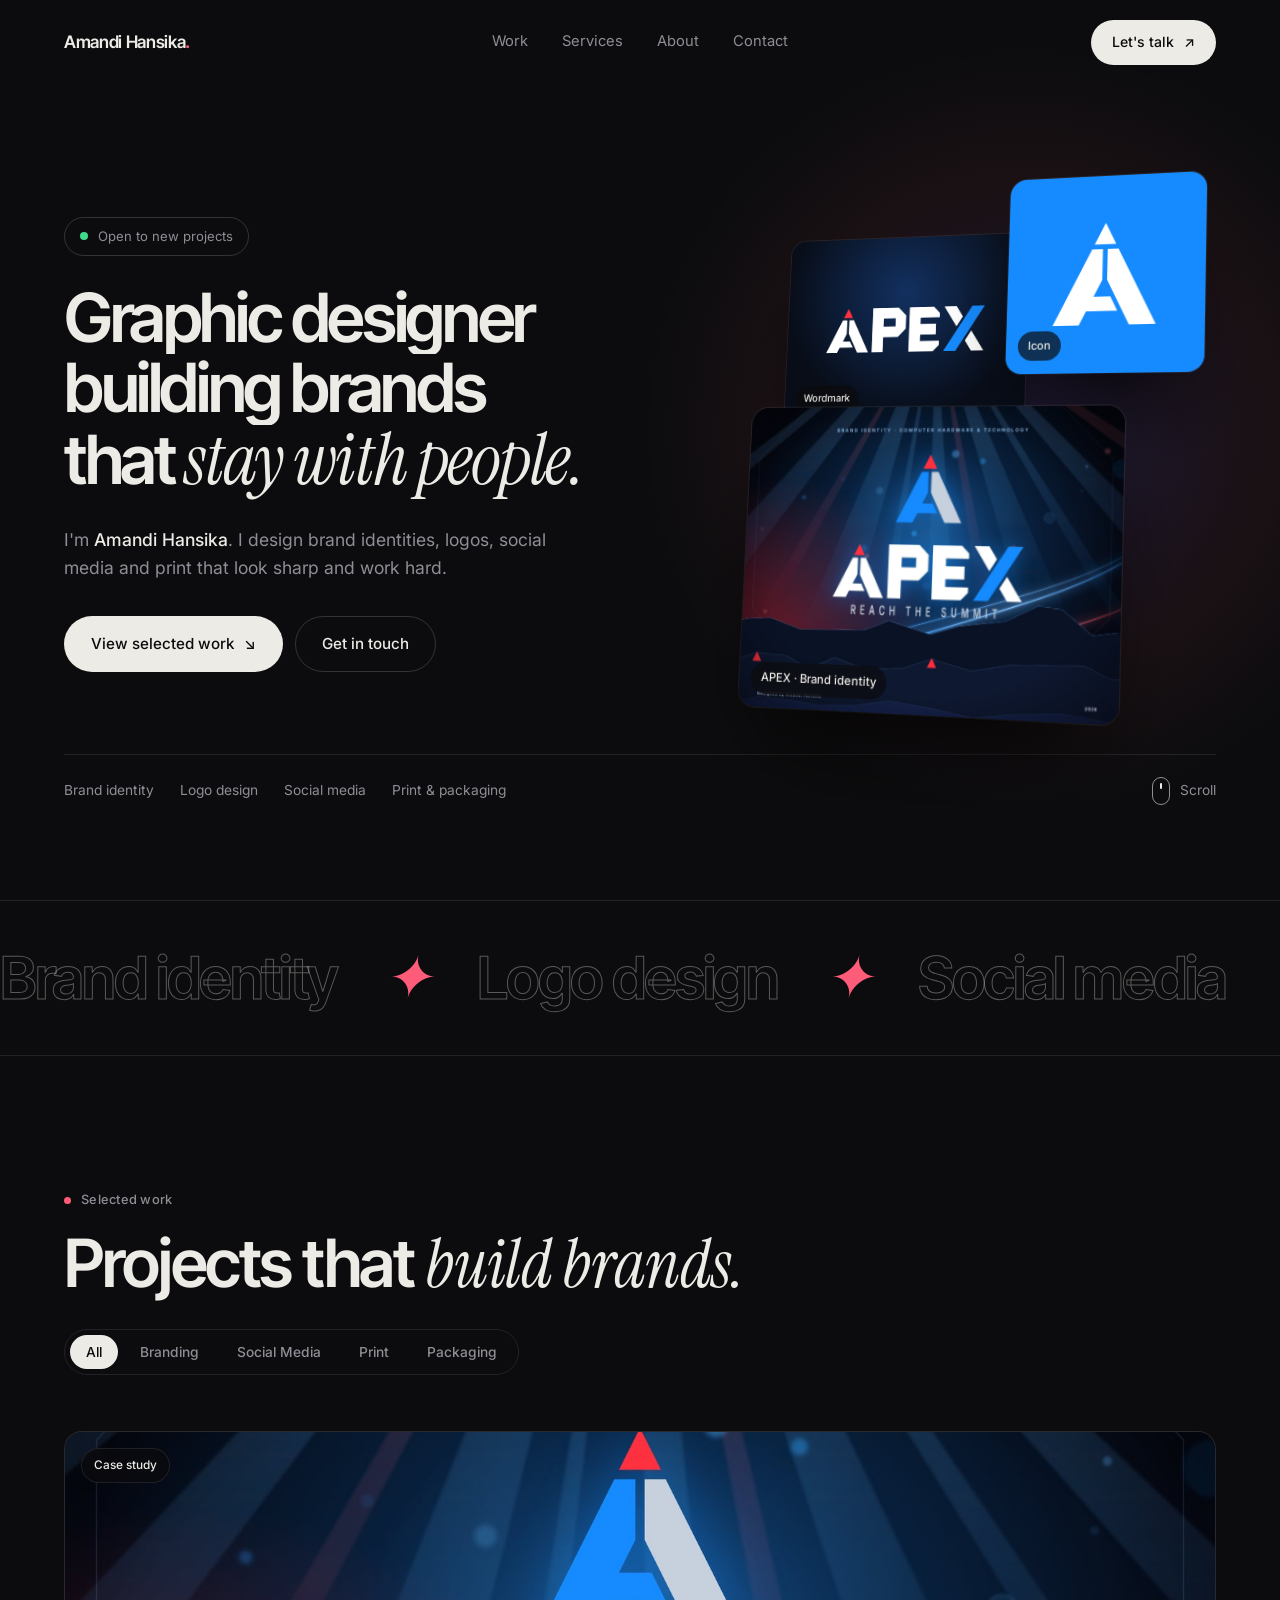
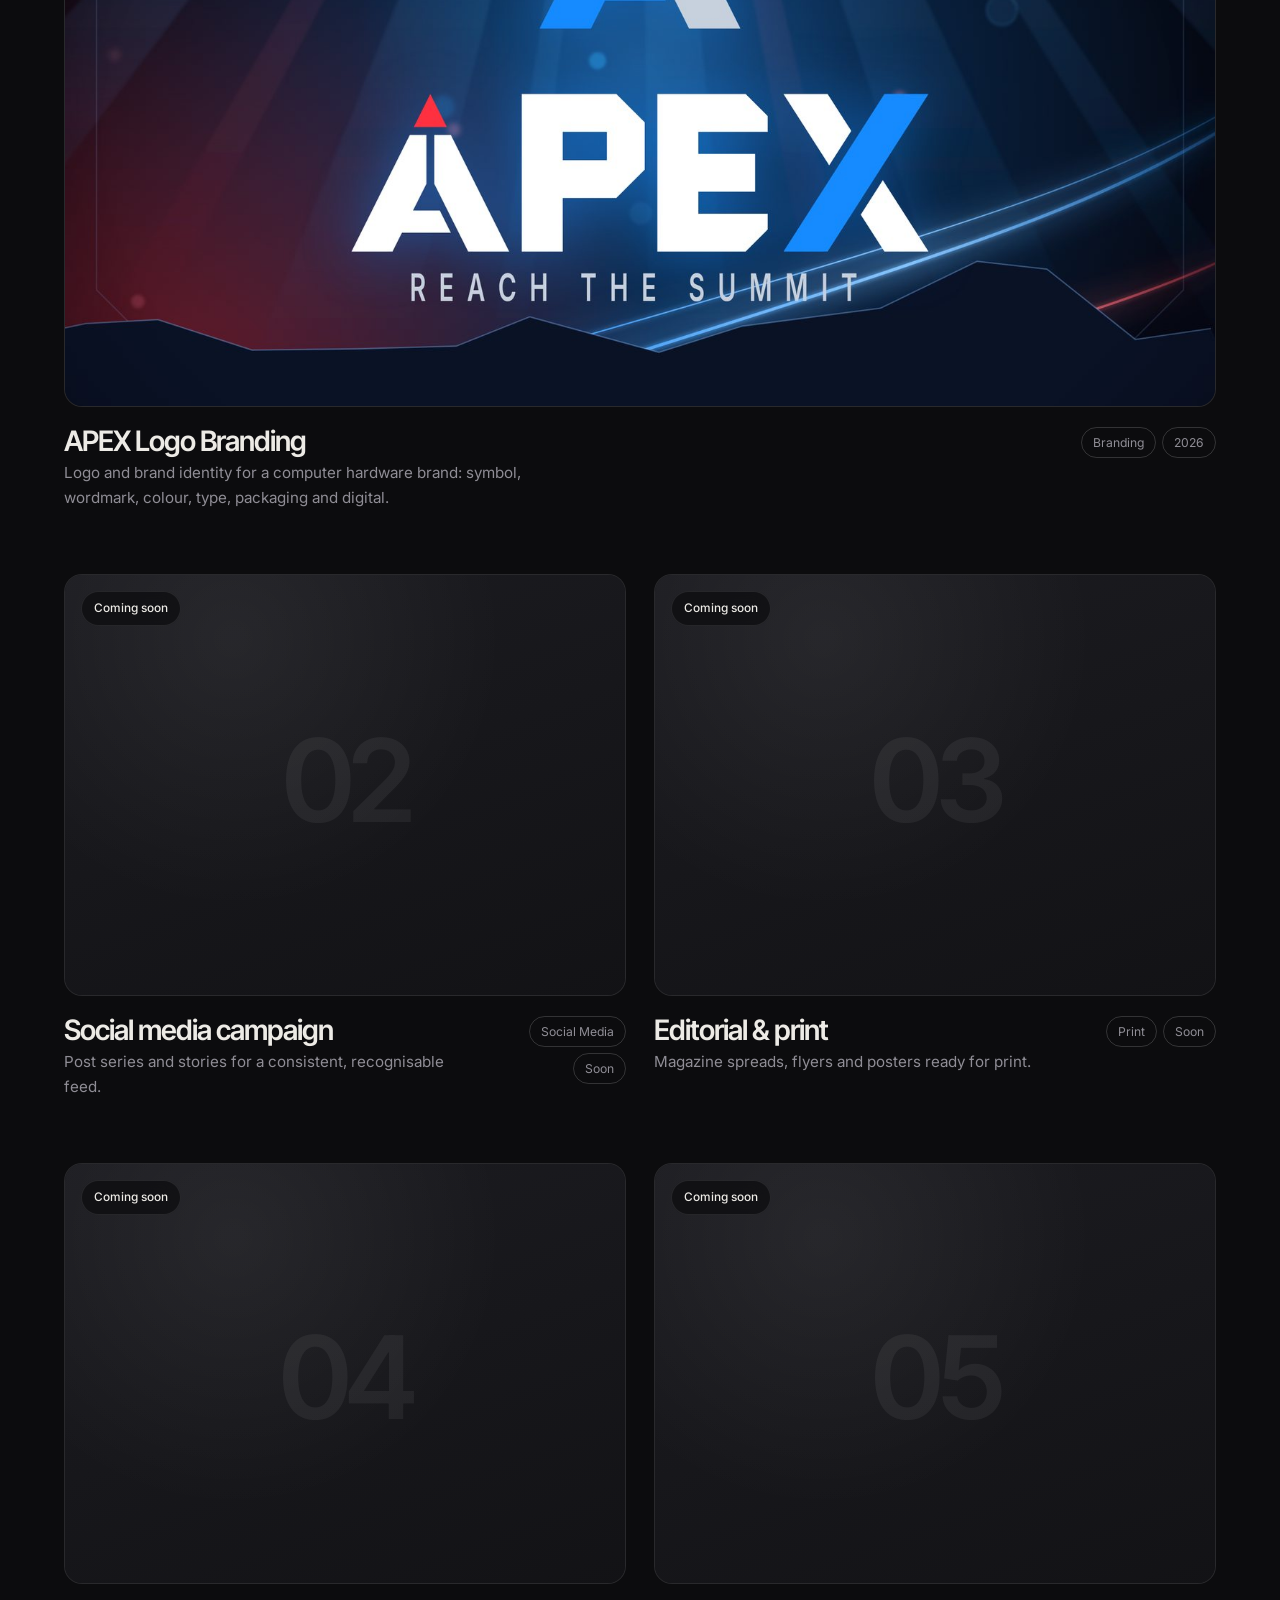
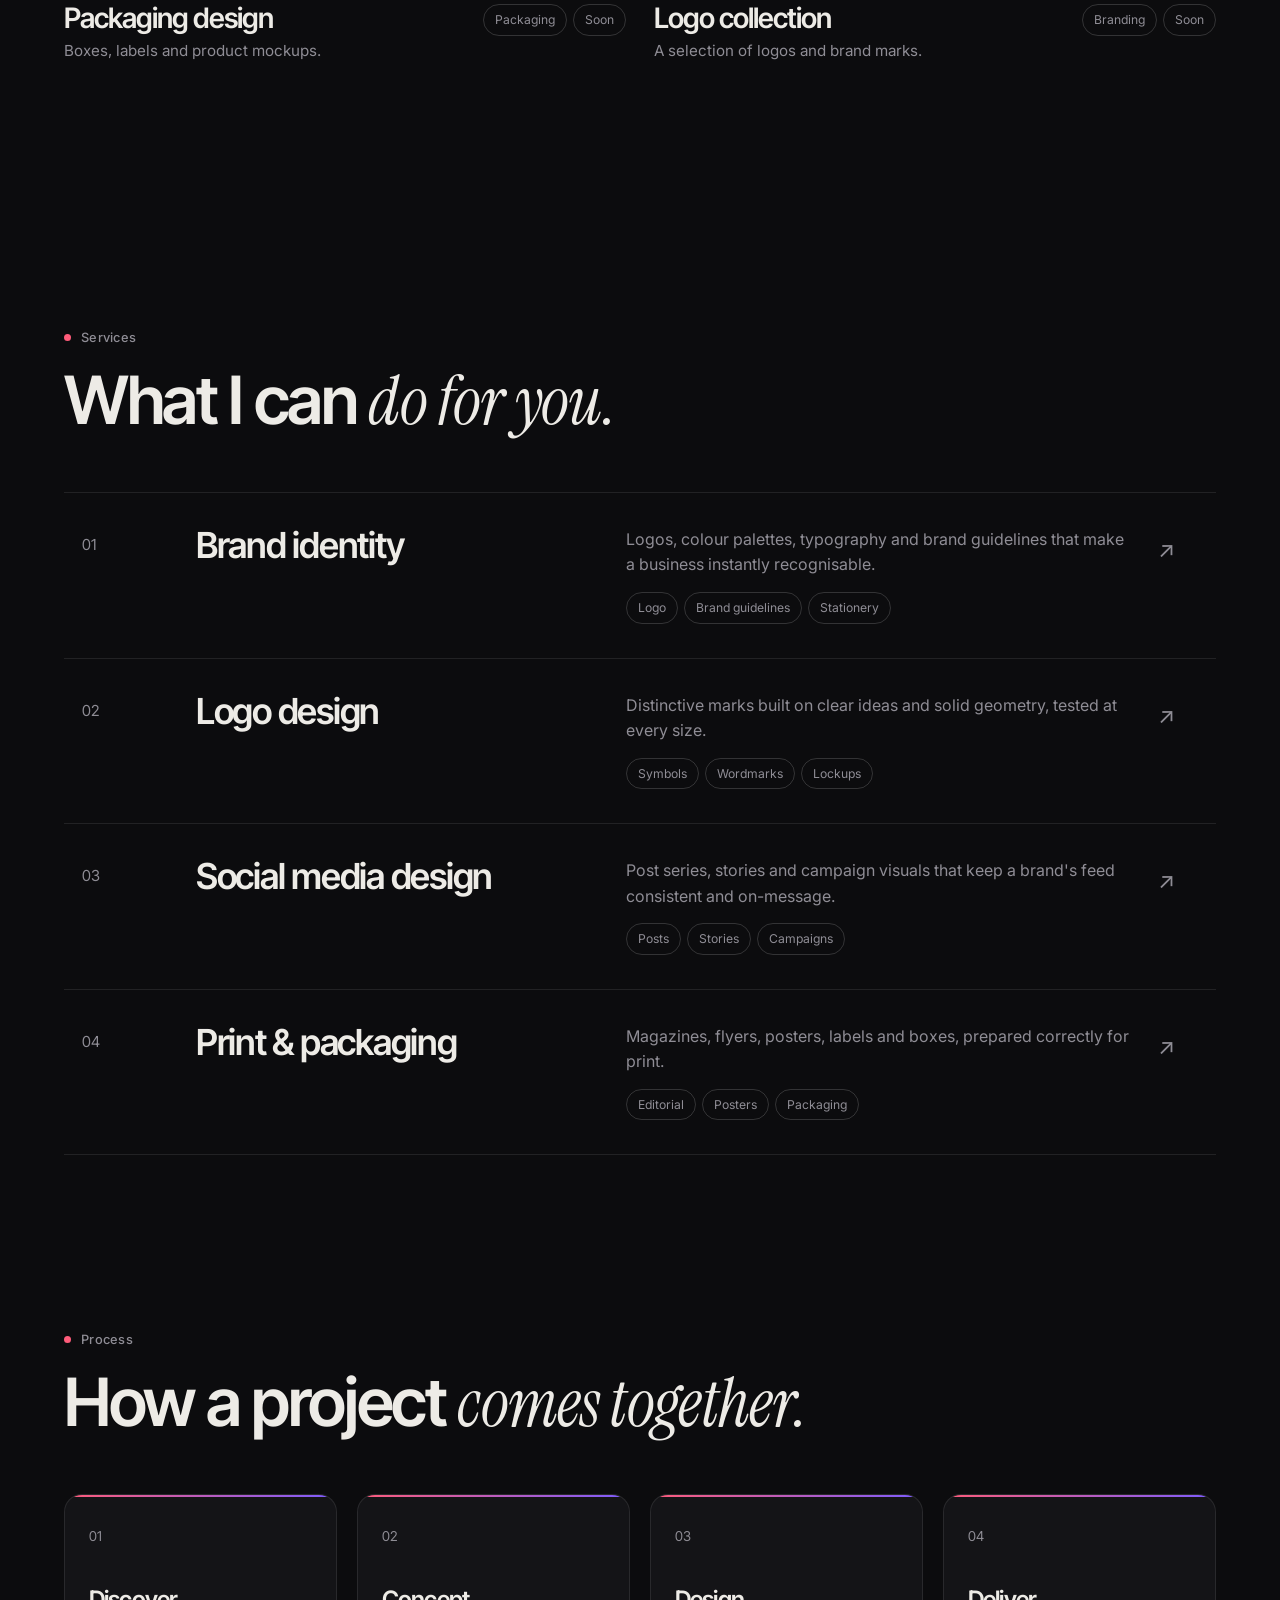
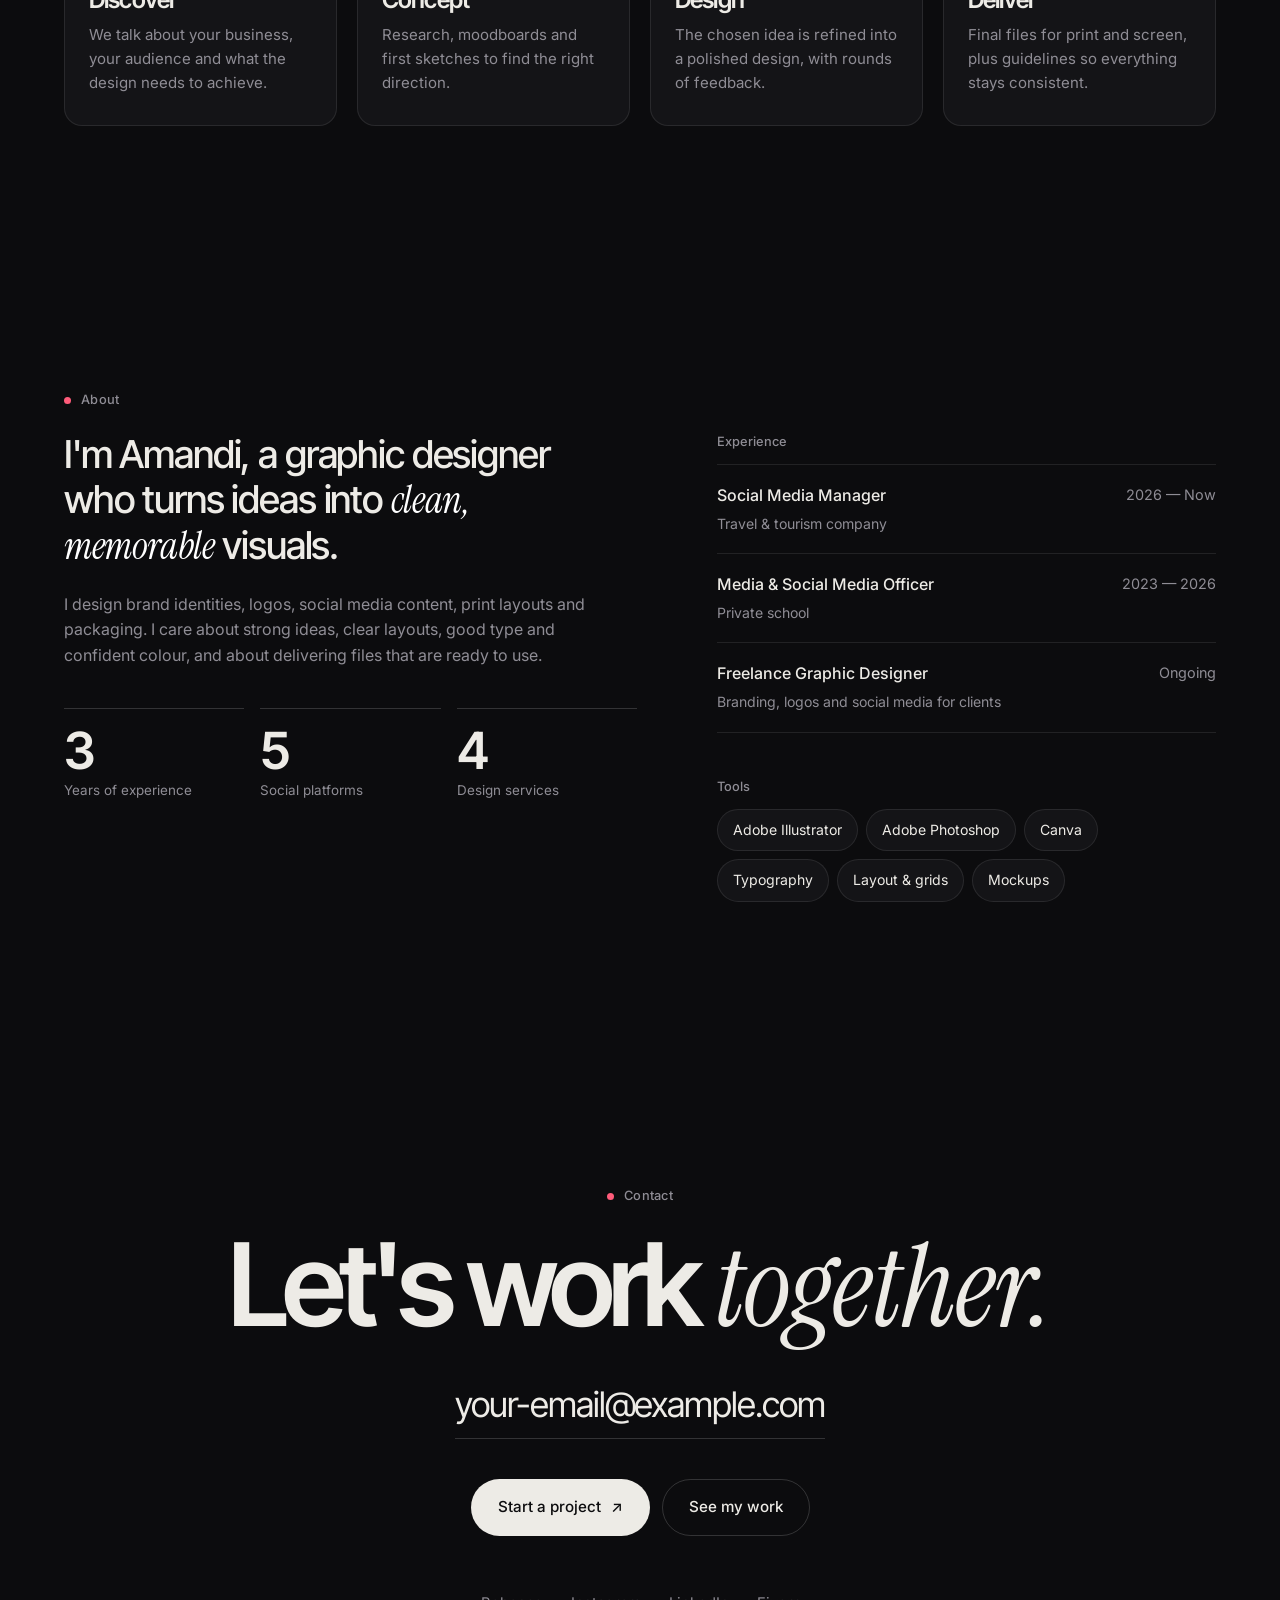
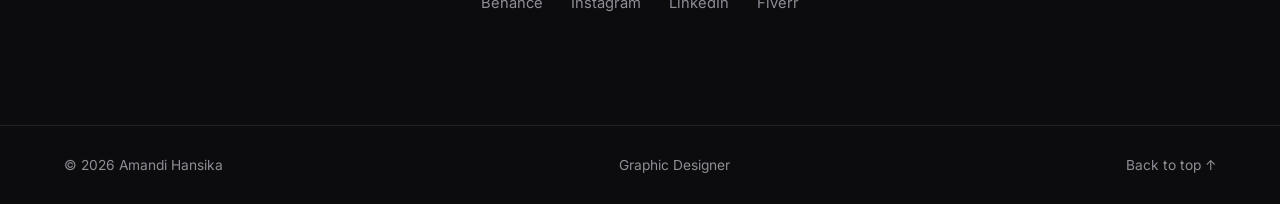
<file: index.html>
<!DOCTYPE html>
<html lang="en">
<head>
<meta charset="utf-8">
<meta name="viewport" content="width=device-width, initial-scale=1">
<title>Amandi Hansika — Graphic Designer</title>
<meta name="description" content="Amandi Hansika is a graphic designer creating brand identities, logos, social media design, print and packaging.">
<meta name="theme-color" content="#0C0C0E">
<link rel="preconnect" href="https://fonts.googleapis.com">
<link rel="preconnect" href="https://fonts.gstatic.com" crossorigin>
<link href="https://fonts.googleapis.com/css2?family=Inter+Tight:wght@400;500;600;700&family=Inter:wght@400;500;600&family=Instrument+Serif:ital@1&display=swap" rel="stylesheet">
<style>
:root{
  --bg:#0C0C0E; --surface:#141417; --surface2:#1A1A1E; --line:rgba(255,255,255,.09); --line2:rgba(255,255,255,.16);
  --text:#EDEBE6; --muted:#8F8D95; --accent:#FF5C7A; --green:#3DDB8B;
  --head:'Inter Tight',system-ui,sans-serif; --body:'Inter',system-ui,-apple-system,'Segoe UI',sans-serif; --serif:'Instrument Serif',Georgia,serif;
  --ease:cubic-bezier(.2,.8,.2,1);
}
*{box-sizing:border-box;margin:0;padding:0}
html{scroll-behavior:smooth}
body{background:var(--bg);color:var(--text);font-family:var(--body);line-height:1.6;overflow-x:hidden;-webkit-font-smoothing:antialiased}
a{color:inherit;text-decoration:none}
img{max-width:100%;display:block}
::selection{background:var(--accent);color:#fff}
.wrap{width:min(1240px,90%);margin-inline:auto}
section{padding:130px 0;position:relative}
h1,h2,h3{font-family:var(--head);letter-spacing:-.035em;line-height:1.02;font-weight:600}
em{font-family:var(--serif);font-style:italic;font-weight:400;letter-spacing:-.01em}
.label{display:inline-flex;align-items:center;gap:10px;font-size:.8rem;font-weight:500;color:var(--muted);letter-spacing:.02em}
.label::before{content:"";width:7px;height:7px;border-radius:50%;background:var(--accent)}
h2{font-size:clamp(2.4rem,5.2vw,4.6rem);margin-top:18px}
.muted{color:var(--muted)}

/* buttons + links */
.btn{display:inline-flex;align-items:center;gap:10px;padding:15px 26px;border-radius:999px;font-weight:500;font-size:.95rem;transition:transform .3s var(--ease),background .3s,color .3s,border-color .3s;border:1px solid transparent}
.btn.fill{background:var(--text);color:#0C0C0E}
.btn.fill:hover{background:#fff;transform:translateY(-2px)}
.btn.line{border-color:var(--line2)}
.btn.line:hover{border-color:var(--text);transform:translateY(-2px)}
.btn .ar{transition:transform .3s var(--ease)}
.btn:hover .ar{transform:translate(3px,-3px)}
.ul{background:linear-gradient(currentColor,currentColor) 0 100%/0 1px no-repeat;transition:background-size .4s var(--ease)}
.ul:hover{background-size:100% 1px}

/* nav */
nav{position:fixed;top:0;left:0;right:0;z-index:50;padding:20px 0;transition:background .4s,border-color .4s,padding .4s;border-bottom:1px solid transparent}
nav.scrolled{background:rgba(12,12,14,.78);backdrop-filter:blur(14px);-webkit-backdrop-filter:blur(14px);border-color:var(--line);padding:14px 0}
nav .wrap{display:flex;align-items:center;justify-content:space-between;gap:24px}
.logo{font-family:var(--head);font-weight:600;font-size:1.08rem;letter-spacing:-.02em}
.logo b{color:var(--accent)}
.links{display:flex;gap:34px;font-size:.92rem;color:var(--muted)}
.links a{transition:color .25s}
.links a:hover{color:var(--text)}
nav .btn{padding:10px 20px;font-size:.88rem}
#burger{display:none;background:none;border:1px solid var(--line2);color:var(--text);border-radius:99px;padding:8px 16px;font:500 .85rem var(--body)}

/* hero */
.hero{position:relative;min-height:100vh;min-height:100svh;display:flex;flex-direction:column;justify-content:center;padding:120px 0 32px;overflow:hidden}
.hero::before{content:"";position:absolute;right:-10%;top:5%;width:60vw;height:60vw;max-width:820px;max-height:820px;border-radius:50%;background:radial-gradient(circle,rgba(124,92,255,.16),rgba(255,92,122,.06) 45%,transparent 70%);pointer-events:none}
.hero-grid{display:grid;grid-template-columns:1.25fr 1fr;gap:56px;align-items:center;position:relative}
.avail{display:inline-flex;align-items:center;gap:10px;font-size:.82rem;color:var(--muted);padding:8px 15px;border:1px solid var(--line2);border-radius:99px}
.avail i{width:8px;height:8px;border-radius:50%;background:var(--green);animation:ping 2.2s ease-out infinite}
@keyframes ping{0%{box-shadow:0 0 0 0 rgba(61,219,139,.55)}80%,100%{box-shadow:0 0 0 9px rgba(61,219,139,0)}}
.hero h1{font-size:clamp(2.7rem,5.3vw,5.4rem);line-height:.98;letter-spacing:-.05em;margin:28px 0 26px}
.hero h1 em{font-size:1.06em;letter-spacing:-.02em}
.ln{display:block;overflow:hidden;padding-bottom:.06em}
.ln>span{display:inline-block;transform:translateY(105%);transition:transform 1.1s var(--ease)}
.ready .ln>span{transform:none}
.ln:nth-child(2)>span{transition-delay:.08s}.ln:nth-child(3)>span{transition-delay:.16s}
.hero .sub{font-size:1.1rem;color:var(--muted);max-width:500px}
.hero .sub b{color:var(--text);font-weight:500}
.hero .cta{display:flex;gap:12px;flex-wrap:wrap;margin-top:34px}
.fadein{opacity:0;transform:translateY(16px);transition:opacity .9s ease,transform .9s var(--ease)}
.ready .fadein{opacity:1;transform:none}
.ready .d1{transition-delay:.35s}.ready .d2{transition-delay:.5s}.ready .d3{transition-delay:.65s}

.stack{position:relative;height:min(540px,58vh);min-height:380px;perspective:1500px}
.rig{position:absolute;inset:0;transform-style:preserve-3d;transform:rotateY(var(--ry,-16deg)) rotateX(var(--rx,7deg));transition:transform .5s ease-out}
.tile{position:absolute;transform-style:preserve-3d}
.tile .tin{position:relative;width:100%;height:100%;border-radius:16px;overflow:hidden;box-shadow:0 50px 90px -30px rgba(0,0,0,.85),0 0 0 1px rgba(255,255,255,.08);animation:hover 7s ease-in-out infinite;animation-delay:var(--d,0s)}
@keyframes hover{50%{transform:translateY(-12px)}}
.tile img{width:100%;height:100%;object-fit:cover}
.tile .cap{position:absolute;left:12px;bottom:12px;font-size:.7rem;font-weight:500;padding:6px 10px;border-radius:99px;background:rgba(12,12,14,.7);backdrop-filter:blur(8px);color:var(--text)}
.tile{opacity:0;transform:translate3d(0,70px,calc(var(--z) - 120px));transition:transform 1.4s var(--ease),opacity 1s ease;transition-delay:var(--in,0s)}
.ready .tile{opacity:1;transform:translate3d(0,0,var(--z))}
.t1{left:0;top:4%;width:56%;aspect-ratio:4/3;--z:-90px;--d:-1s;--in:.35s}
.t2{right:2%;top:0;width:40%;aspect-ratio:1;--z:30px;--d:-3s;--in:.5s}
.t3{left:12%;bottom:0;width:74%;aspect-ratio:1.28;--z:120px;--d:-5s;--in:.65s}

.hero-foot{display:flex;justify-content:space-between;align-items:center;gap:20px;margin-top:48px;padding-top:22px;border-top:1px solid var(--line);font-size:.86rem;color:var(--muted)}
.hero-foot .disc{display:flex;gap:26px;flex-wrap:wrap}
.scroll{display:inline-flex;align-items:center;gap:10px}
.scroll i{width:18px;height:28px;border:1.5px solid var(--muted);border-radius:10px;position:relative}
.scroll i::after{content:"";position:absolute;left:50%;top:5px;width:2px;height:6px;margin-left:-1px;border-radius:2px;background:var(--text);animation:wheel 1.8s ease-in-out infinite}
@keyframes wheel{0%{opacity:0;transform:translateY(0)}30%{opacity:1}100%{opacity:0;transform:translateY(9px)}}

/* marquee */
.marquee{overflow:hidden;border-block:1px solid var(--line);padding:30px 0}
.track{display:flex;width:max-content;gap:46px;animation:mq 40s linear infinite;font-family:var(--head);font-weight:600;font-size:clamp(2rem,4.6vw,4rem);letter-spacing:-.04em;white-space:nowrap}
.track span{color:transparent;-webkit-text-stroke:1px rgba(237,235,230,.35);transition:color .3s}
.track span:hover{color:var(--text)}
.track em{color:var(--accent);-webkit-text-stroke:0}
@keyframes mq{to{transform:translateX(-50%)}}

/* reveal */
.rv{opacity:0;transform:translateY(36px);transition:opacity 1s ease,transform 1s var(--ease)}
.rv.in{opacity:1;transform:none}

/* work */
.head{display:flex;justify-content:space-between;align-items:flex-end;gap:30px;margin-bottom:56px;flex-wrap:wrap}
.tabs{display:flex;gap:6px;flex-wrap:wrap;padding:5px;border:1px solid var(--line);border-radius:99px}
.tabs button{background:none;border:0;color:var(--muted);font:500 .86rem var(--body);padding:9px 16px;border-radius:99px;transition:color .25s,background .25s}
.tabs button:hover{color:var(--text)}
.tabs button.on{background:var(--text);color:#0C0C0E}
.projects{display:grid;grid-template-columns:1fr 1fr;gap:64px 28px}
.proj{display:block}
.proj.feat{grid-column:1/-1}
.proj.hide{display:none}
.proj .media{position:relative;border-radius:18px;overflow:hidden;aspect-ratio:4/3;background:var(--surface);border:1px solid var(--line)}
.proj.feat .media{aspect-ratio:16/8}
.proj .media img,.proj .media .ph{position:absolute;left:0;top:-6%;width:100%;height:112%;object-fit:cover;transform:translateY(var(--py,0px)) scale(1);transition:transform 1.1s var(--ease)}
.proj:hover .media img,.proj:hover .media .ph{transform:translateY(var(--py,0px)) scale(1.045)}
.proj .ph{display:grid;place-items:center;background:radial-gradient(circle at 30% 20%,rgba(255,255,255,.06),transparent 50%),linear-gradient(160deg,#1C1C21,#121215)}
.proj .ph b{font-family:var(--head);font-weight:600;font-size:clamp(4rem,9vw,8rem);letter-spacing:-.06em;color:rgba(255,255,255,.06)}
.proj .badge{position:absolute;left:16px;top:16px;z-index:2;font-size:.74rem;font-weight:500;padding:7px 12px;border-radius:99px;background:rgba(12,12,14,.72);backdrop-filter:blur(8px);border:1px solid var(--line)}
.proj .meta{display:flex;justify-content:space-between;gap:20px;margin-top:20px;align-items:flex-start}
.proj h3{font-size:clamp(1.3rem,2.2vw,1.8rem);display:flex;align-items:center;gap:10px}
.proj h3 .ar{font-family:var(--body);font-size:1rem;opacity:0;transform:translate(-6px,6px);transition:all .4s var(--ease)}
.proj:hover h3 .ar{opacity:1;transform:none}
.proj .meta p{color:var(--muted);font-size:.95rem;margin-top:6px;max-width:460px}
.chips{display:flex;gap:6px;flex-wrap:wrap;justify-content:flex-end}
.chips span{font-size:.76rem;color:var(--muted);border:1px solid var(--line2);padding:5px 11px;border-radius:99px;white-space:nowrap}

/* services */
.svcs{border-top:1px solid var(--line);margin-top:56px}
.svc{display:grid;grid-template-columns:90px 1fr 1.25fr 40px;gap:24px;align-items:start;padding:34px 18px;border-bottom:1px solid var(--line);position:relative;transition:background .4s}
.svc::before{content:"";position:absolute;left:0;top:-1px;height:1px;width:0;background:var(--accent);transition:width .6s var(--ease)}
.svc:hover{background:var(--surface)}
.svc:hover::before{width:100%}
.svc .no{font-family:var(--head);color:var(--muted);font-size:.95rem;padding-top:6px;transition:color .3s}
.svc:hover .no{color:var(--accent)}
.svc h3{font-size:clamp(1.5rem,2.8vw,2.3rem);transition:transform .45s var(--ease)}
.svc:hover h3{transform:translateX(8px)}
.svc p{color:var(--muted)}
.svc .chips{justify-content:flex-start;margin-top:14px}
.svc .ar{font-size:1.4rem;color:var(--muted);transition:transform .4s var(--ease),color .3s;padding-top:4px}
.svc:hover .ar{transform:rotate(45deg);color:var(--text)}

/* process */
.steps{display:grid;grid-template-columns:repeat(4,1fr);gap:20px;margin-top:56px}
.step{padding:28px 24px 30px;border-radius:18px;background:var(--surface);border:1px solid var(--line);position:relative;overflow:hidden;transition:transform .4s var(--ease),border-color .4s}
.step:hover{transform:translateY(-6px);border-color:var(--line2)}
.step::after{content:"";position:absolute;left:0;top:0;height:2px;width:0;background:linear-gradient(90deg,var(--accent),#7C5CFF);transition:width 1.2s var(--ease)}
.step.in::after{width:100%}
.step:nth-child(2)::after{transition-delay:.2s}.step:nth-child(3)::after{transition-delay:.4s}.step:nth-child(4)::after{transition-delay:.6s}
.step .n{font-family:var(--head);font-size:.85rem;color:var(--muted)}
.step h3{font-size:1.5rem;margin:40px 0 10px}
.step p{color:var(--muted);font-size:.94rem}

/* about */
.about-grid{display:grid;grid-template-columns:1.15fr 1fr;gap:80px;margin-top:20px}
.about .big{font-family:var(--head);font-size:clamp(1.7rem,3vw,2.6rem);line-height:1.18;letter-spacing:-.03em;font-weight:500;color:var(--text)}
.about .big em{color:#fff}
.about .txt p{color:var(--muted);margin-top:22px;max-width:560px}
.about .txt p.big{color:var(--text);margin-top:0}
.stats{display:grid;grid-template-columns:repeat(3,1fr);gap:16px;margin-top:40px}
.stat{border-top:1px solid var(--line2);padding-top:16px}
.stat b{display:block;font-family:var(--head);font-weight:600;font-size:clamp(2.2rem,4vw,3.2rem);letter-spacing:-.05em;line-height:1}
.stat span{font-size:.84rem;color:var(--muted)}
.block+.block{margin-top:44px}
.block h4{font-size:.8rem;font-weight:500;color:var(--muted);margin-bottom:12px}
.xp{display:grid;grid-template-columns:1fr auto;gap:4px 20px;padding:18px 0;border-bottom:1px solid var(--line)}
.xp:first-of-type{border-top:1px solid var(--line)}
.xp b{font-weight:500}
.xp span{color:var(--muted);font-size:.9rem}
.xp small{grid-column:1/-1;color:var(--muted);font-size:.88rem}
.tools{display:flex;flex-wrap:wrap;gap:8px}
.tools span{padding:9px 15px;border-radius:99px;background:var(--surface);border:1px solid var(--line);font-size:.88rem;transition:border-color .3s,transform .3s var(--ease)}
.tools span:hover{border-color:var(--accent);transform:translateY(-2px)}

/* contact */
.contact{padding:150px 0 110px;text-align:center}
.contact h2{font-size:clamp(3rem,9vw,8.4rem);letter-spacing:-.06em;line-height:.95;margin:22px 0 34px}
.mail{display:inline-block;font-family:var(--head);font-size:clamp(1.3rem,3vw,2.2rem);letter-spacing:-.03em;border-bottom:1px solid var(--line2);padding-bottom:6px;transition:border-color .3s,color .3s}
.mail:hover{border-color:var(--accent);color:#fff}
.contact .cta{display:flex;gap:12px;justify-content:center;flex-wrap:wrap;margin-top:40px}
.socials{display:flex;gap:28px;justify-content:center;flex-wrap:wrap;margin-top:56px;color:var(--muted);font-size:.92rem}
.socials a{transition:color .25s}
.socials a:hover{color:var(--text)}

footer{border-top:1px solid var(--line);padding:28px 0;color:var(--muted);font-size:.86rem}
footer .wrap{display:flex;justify-content:space-between;gap:16px;flex-wrap:wrap}
footer a:hover{color:var(--text)}

@media (max-width:980px){
  .hero-grid{grid-template-columns:1fr;gap:30px}
  .stack{height:380px;min-height:0;max-width:560px}
  .steps{grid-template-columns:1fr 1fr}
  .about-grid{grid-template-columns:1fr;gap:50px}
  .svc{grid-template-columns:50px 1fr 30px}
  .svc>div{grid-column:2/3}
}
@media (max-width:760px){
  section{padding:96px 0}
  .links{position:fixed;top:68px;left:5%;right:5%;flex-direction:column;gap:18px;padding:24px;border-radius:16px;background:rgba(20,20,23,.97);border:1px solid var(--line);display:none}
  .links.open{display:flex}
  #burger{display:block}
  nav .btn{display:none}
  .projects{grid-template-columns:1fr;gap:48px}
  .proj.feat .media{aspect-ratio:4/3}
  .proj .meta{flex-direction:column;gap:12px}
  .chips{justify-content:flex-start}
  .hero-foot .disc{display:none}
  .steps{grid-template-columns:1fr}
  .stack{height:300px}
}
@media (prefers-reduced-motion:reduce){
  *,*::before,*::after{animation:none!important;transition:none!important}
  .rv,.fadein,.tile{opacity:1;transform:none}
  .ln>span{transform:none}
}
</style>
</head>
<body>

<nav id="nav">
  <div class="wrap">
    <a href="#top" class="logo">Amandi Hansika<b>.</b></a>
    <div class="links" id="links">
      <a href="#work">Work</a><a href="#services">Services</a><a href="#about">About</a><a href="#contact">Contact</a>
    </div>
    <a href="#contact" class="btn fill">Let's talk <span class="ar">↗</span></a>
    <button id="burger" aria-label="Menu">Menu</button>
  </div>
</nav>

<!-- ============ HERO ============ -->
<header class="hero" id="top">
  <div class="wrap">
    <div class="hero-grid">
      <div>
        <!-- EDIT: change or remove this availability note -->
        <div class="avail fadein"><i></i>Open to new projects</div>
        <h1>
          <span class="ln"><span>Graphic designer</span></span>
          <span class="ln"><span>building brands</span></span>
          <span class="ln"><span>that <em>stay with people.</em></span></span>
        </h1>
        <p class="sub fadein d1">I'm <b>Amandi Hansika</b>. I design brand identities, logos, social media and print that look sharp and work hard.</p>
        <div class="cta fadein d2">
          <a href="#work" class="btn fill">View selected work <span class="ar">↘</span></a>
          <a href="#contact" class="btn line">Get in touch</a>
        </div>
      </div>
      <div class="stack" id="stack">
        <div class="rig" id="rig">
          <div class="tile t1"><div class="tin" id="tWord"></div></div>
          <div class="tile t2"><div class="tin" id="tIcon"></div></div>
          <a class="tile t3" href="apex.html" data-cur="View"><div class="tin"><img src="images/apex/00_cover.jpg" alt="APEX brand identity cover"><span class="cap">APEX · Brand identity</span></div></a>
        </div>
      </div>
    </div>
    <div class="hero-foot fadein d3">
      <div class="disc"><span>Brand identity</span><span>Logo design</span><span>Social media</span><span>Print &amp; packaging</span></div>
      <a href="#work" class="scroll"><i></i>Scroll</a>
    </div>
  </div>
</header>

<div class="marquee" aria-hidden="true"><div class="track" id="track"></div></div>

<!-- ============ WORK ============ -->
<section id="work">
  <div class="wrap">
    <div class="head rv">
      <div><span class="label">Selected work</span><h2>Projects that <em>build brands.</em></h2></div>
      <div class="tabs" id="tabs"></div>
    </div>
    <div class="projects" id="projects"></div>
  </div>
</section>

<!-- ============ SERVICES ============ -->
<section id="services">
  <div class="wrap">
    <div class="rv"><span class="label">Services</span><h2>What I can <em>do for you.</em></h2></div>
    <div class="svcs" id="svcs"></div>
  </div>
</section>

<!-- ============ PROCESS ============ -->
<section id="process" style="padding-top:40px">
  <div class="wrap">
    <div class="rv"><span class="label">Process</span><h2>How a project <em>comes together.</em></h2></div>
    <div class="steps">
      <div class="step rv"><span class="n">01</span><h3>Discover</h3><p>We talk about your business, your audience and what the design needs to achieve.</p></div>
      <div class="step rv"><span class="n">02</span><h3>Concept</h3><p>Research, moodboards and first sketches to find the right direction.</p></div>
      <div class="step rv"><span class="n">03</span><h3>Design</h3><p>The chosen idea is refined into a polished design, with rounds of feedback.</p></div>
      <div class="step rv"><span class="n">04</span><h3>Deliver</h3><p>Final files for print and screen, plus guidelines so everything stays consistent.</p></div>
    </div>
  </div>
</section>

<!-- ============ ABOUT ============ -->
<section id="about" class="about">
  <div class="wrap">
    <span class="label rv">About</span>
    <div class="about-grid">
      <div class="txt rv">
        <!-- EDIT: replace with your own words -->
        <p class="big">I'm Amandi, a graphic designer who turns ideas into <em>clean, memorable</em> visuals.</p>
        <p>I design brand identities, logos, social media content, print layouts and packaging. I care about strong ideas, clear layouts, good type and confident colour, and about delivering files that are ready to use.</p>
        <div class="stats">
          <div class="stat"><b data-count="3" data-suffix="+">3+</b><span>Years of experience</span></div>
          <div class="stat"><b data-count="5">5</b><span>Social platforms</span></div>
          <div class="stat"><b data-count="4">4</b><span>Design services</span></div>
        </div>
      </div>
      <div class="rv">
        <div class="block">
          <h4>Experience</h4>
          <!-- EDIT: add company names if you want to show them -->
          <div class="xp"><b>Social Media Manager</b><span>2026 — Now</span><small>Travel &amp; tourism company</small></div>
          <div class="xp"><b>Media &amp; Social Media Officer</b><span>2023 — 2026</span><small>Private school</small></div>
          <div class="xp"><b>Freelance Graphic Designer</b><span>Ongoing</span><small>Branding, logos and social media for clients</small></div>
        </div>
        <div class="block">
          <h4>Tools</h4>
          <div class="tools"><span>Adobe Illustrator</span><span>Adobe Photoshop</span><span>Canva</span><span>Typography</span><span>Layout &amp; grids</span><span>Mockups</span></div>
        </div>
      </div>
    </div>
  </div>
</section>

<!-- ============ CONTACT ============ -->
<section class="contact" id="contact">
  <div class="wrap rv">
    <span class="label">Contact</span>
    <h2>Let's work <em>together.</em></h2>
    <!-- EDIT: put your real email address here (three places) -->
    <a class="mail" href="mailto:your-email@example.com" data-cur="Email">your-email@example.com</a>
    <div class="cta"><a class="btn fill" href="mailto:your-email@example.com">Start a project <span class="ar">↗</span></a><a class="btn line" href="#work">See my work</a></div>
    <div class="socials">
      <!-- EDIT: add your profile links -->
      <a href="#" class="ul">Behance</a><a href="#" class="ul">Instagram</a><a href="#" class="ul">LinkedIn</a><a href="#" class="ul">Fiverr</a>
    </div>
  </div>
</section>

<footer>
  <div class="wrap"><span>© <span id="yr"></span> Amandi Hansika</span><span>Graphic Designer</span><a href="#top">Back to top ↑</a></div>
</footer>

<script>
/* ============================================================
   PROJECTS — add a new block per project.
   image: path inside the repo, e.g. "images/my-design.jpg" ("" = coming soon)
   cat: Branding | Social Media | Print | Packaging
   link: case study page, e.g. "apex.html" ("" if none yet)
   ============================================================ */
const PROJECTS=[
  {title:"APEX Logo Branding",cat:"Branding",year:"2026",image:"images/apex/00_cover.jpg",link:"apex.html",desc:"Logo and brand identity for a computer hardware brand: symbol, wordmark, colour, type, packaging and digital.",feat:true},
  {title:"Social media campaign",cat:"Social Media",year:"Soon",image:"",link:"",desc:"Post series and stories for a consistent, recognisable feed."},
  {title:"Editorial & print",cat:"Print",year:"Soon",image:"",link:"",desc:"Magazine spreads, flyers and posters ready for print."},
  {title:"Packaging design",cat:"Packaging",year:"Soon",image:"",link:"",desc:"Boxes, labels and product mockups."},
  {title:"Logo collection",cat:"Branding",year:"Soon",image:"",link:"",desc:"A selection of logos and brand marks."},
];
const SERVICES=[
  ["Brand identity","Logos, colour palettes, typography and brand guidelines that make a business instantly recognisable.",["Logo","Brand guidelines","Stationery"]],
  ["Logo design","Distinctive marks built on clear ideas and solid geometry, tested at every size.",["Symbols","Wordmarks","Lockups"]],
  ["Social media design","Post series, stories and campaign visuals that keep a brand's feed consistent and on-message.",["Posts","Stories","Campaigns"]],
  ["Print & packaging","Magazines, flyers, posters, labels and boxes, prepared correctly for print.",["Editorial","Posters","Packaging"]],
];
const WORDS=["Brand identity","Logo design","Social media","Typography","Print","Packaging"];

const $=s=>document.querySelector(s), $$=s=>[...document.querySelectorAll(s)];
const reduce=matchMedia('(prefers-reduced-motion: reduce)').matches;

/* APEX artwork for the hero tiles */
const ICON='M100 14 L118 50 L82 50 Z',LB='M78 58 L96 58 L96 110 L82 138 L110 138 L122 162 L70 162 L58 186 L14 186 Z',LS='M122 58 L104 58 L104 110 L142 186 L186 186 Z';
const WW='M37 26 L47.5 26 L47.5 57 L39 74 L56 74 L63 88 L32 88 L26 100 L0 100 Z M63 26 L52.5 26 L52.5 57 L74 100 L100 100 Z M108 0 H168 L186 18 V48 L168 66 H134 V100 H108 Z M134 24 H162 V42 H134 Z M194 0 H250 L264 14 V24 H220 V38 H256 V62 H220 V76 H264 V86 L250 100 H194 Z M274 0 H302 L317 23.4 L303 45.3 Z M337 54.7 L366 100 H338 L323 76.6 Z';
$('#tIcon').innerHTML=`<div style="position:absolute;inset:0;background:#168BFF;display:grid;place-items:center"><svg viewBox="14 14 172 172" style="width:52%"><path fill="#fff" d="${ICON} ${LB} ${LS}"/></svg></div><span class="cap">Icon</span>`;
$('#tWord').innerHTML=`<div style="position:absolute;inset:0;background:radial-gradient(circle at 50% 30%,#12305F,#080D18 70%);display:grid;place-items:center"><svg viewBox="0 0 366 100" style="width:66%"><path fill="#FF303F" d="M50 0 L60.5 21 L39.5 21 Z"/><path fill="#fff" fill-rule="evenodd" d="${WW}"/><path fill="#168BFF" d="M338 0 H366 L302 100 H274 Z"/></svg></div><span class="cap">Wordmark</span>`;

/* load-in */
requestAnimationFrame(()=>requestAnimationFrame(()=>document.body.classList.add('ready')));

/* hero tiles follow the mouse */
const rig=$('#rig'), hero=$('#top');
if(!reduce) hero.addEventListener('pointermove',e=>{
  const r=hero.getBoundingClientRect(),x=(e.clientX-r.left)/r.width-.5,y=(e.clientY-r.top)/r.height-.5;
  rig.style.setProperty('--ry',`${-16+x*18}deg`); rig.style.setProperty('--rx',`${7-y*12}deg`);
});
hero.addEventListener('pointerleave',()=>{rig.style.setProperty('--ry','-16deg');rig.style.setProperty('--rx','7deg')});

/* marquee */
$('#track').innerHTML=[...WORDS,...WORDS,...WORDS,...WORDS].map(w=>`<span>${w}</span><em>✦</em>`).join('');

/* projects + tabs */
$('#projects').innerHTML=PROJECTS.map((p,i)=>{
  const tag=p.link?'a':'div', attrs=p.link?`href="${p.link}" data-cur="View"`:'';
  return `<${tag} class="proj rv${p.feat?' feat':''}" data-cat="${p.cat}" ${attrs}>
    <div class="media">${p.image?`<img src="${p.image}" alt="${p.title}" loading="lazy">`:`<div class="ph"><b>${String(i+1).padStart(2,'0')}</b></div>`}
      <span class="badge">${p.link?'Case study':'Coming soon'}</span></div>
    <div class="meta"><div><h3>${p.title}${p.link?' <span class="ar">↗</span>':''}</h3><p>${p.desc}</p></div>
      <div class="chips"><span>${p.cat}</span><span>${p.year}</span></div></div>
  </${tag}>`}).join('');
const cats=['All',...new Set(PROJECTS.map(p=>p.cat))];
$('#tabs').innerHTML=cats.map((c,i)=>`<button class="${i?'':'on'}">${c}</button>`).join('');
$$('#tabs button').forEach(b=>b.onclick=()=>{
  $$('#tabs button').forEach(x=>x.classList.toggle('on',x===b));
  $$('.proj').forEach(p=>{const show=b.textContent==='All'||p.dataset.cat===b.textContent;p.classList.toggle('hide',!show);
    if(show){p.classList.remove('in');requestAnimationFrame(()=>requestAnimationFrame(()=>p.classList.add('in')))}});
});

/* services */
$('#svcs').innerHTML=SERVICES.map(([t,d,c],i)=>`<div class="svc rv"><span class="no">${String(i+1).padStart(2,'0')}</span><h3>${t}</h3><div><p>${d}</p><div class="chips">${c.map(x=>`<span>${x}</span>`).join('')}</div></div><span class="ar">↗</span></div>`).join('');

/* reveal + counters */
const io=new IntersectionObserver(es=>es.forEach(e=>{if(!e.isIntersecting)return;e.target.classList.add('in');
  e.target.querySelectorAll('[data-count]').forEach(b=>{const n=+b.dataset.count,suf=b.dataset.suffix||'';if(reduce)return;let s=null;
    requestAnimationFrame(function st(ts){s??=ts;const k=Math.min((ts-s)/1300,1);b.textContent=Math.round(n*(1-Math.pow(1-k,3)))+(k===1?suf:'');if(k<1)requestAnimationFrame(st)})});
  io.unobserve(e.target)}),{threshold:.12});
$$('.rv').forEach(e=>io.observe(e));

/* subtle image parallax in project cards */
const medias=$$('.proj .media');
function parallax(){ if(reduce) return; const vh=innerHeight;
  medias.forEach(m=>{const r=m.getBoundingClientRect(); if(r.bottom<0||r.top>vh) return;
    const k=((r.top+r.height/2)-vh/2)/vh; m.style.setProperty('--py',`${(-k*28).toFixed(1)}px`)}); }

/* nav */
const nav=$('#nav');
addEventListener('scroll',()=>{nav.classList.toggle('scrolled',scrollY>30);parallax()},{passive:true}); parallax();
$('#burger').onclick=()=>$('#links').classList.toggle('open');
$$('#links a').forEach(a=>a.onclick=()=>$('#links').classList.remove('open'));
$('#yr').textContent=new Date().getFullYear();
</script>
<script src="cursor.js"></script>
</body>
</html>
</file>
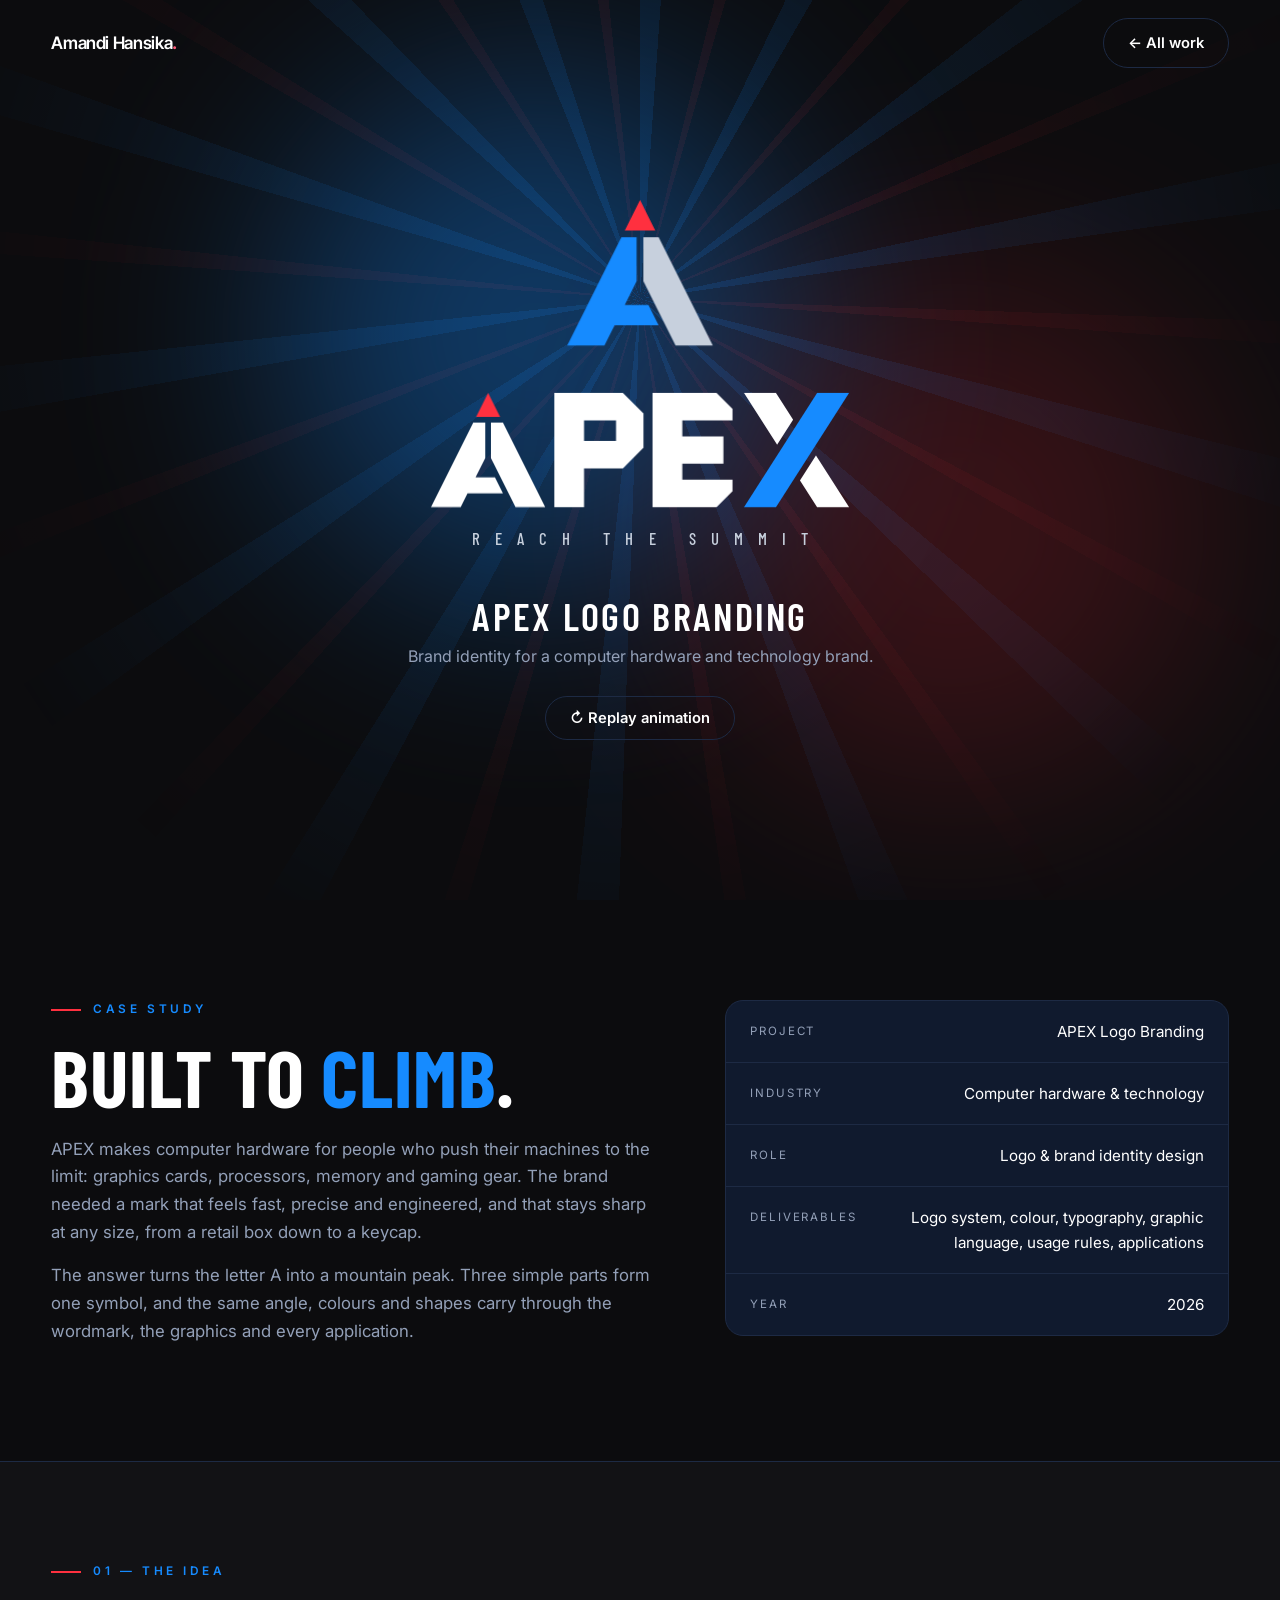
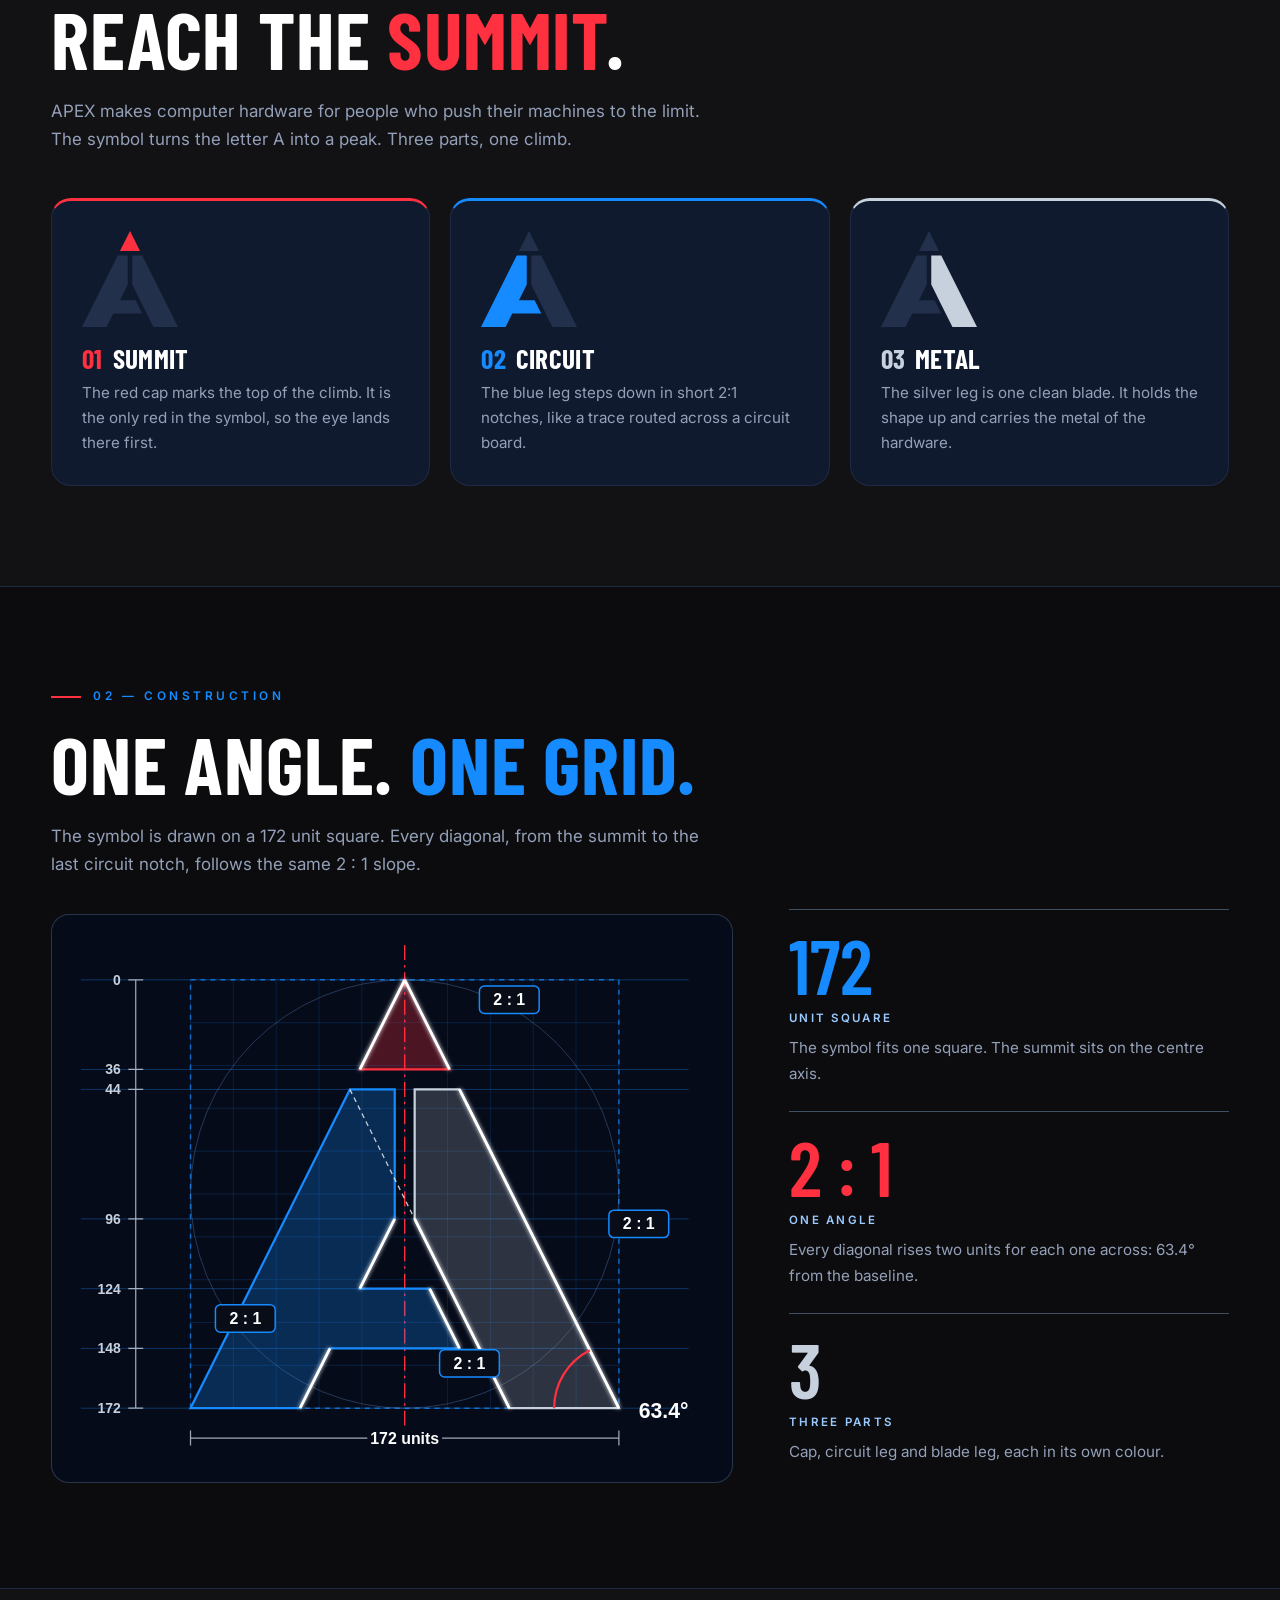
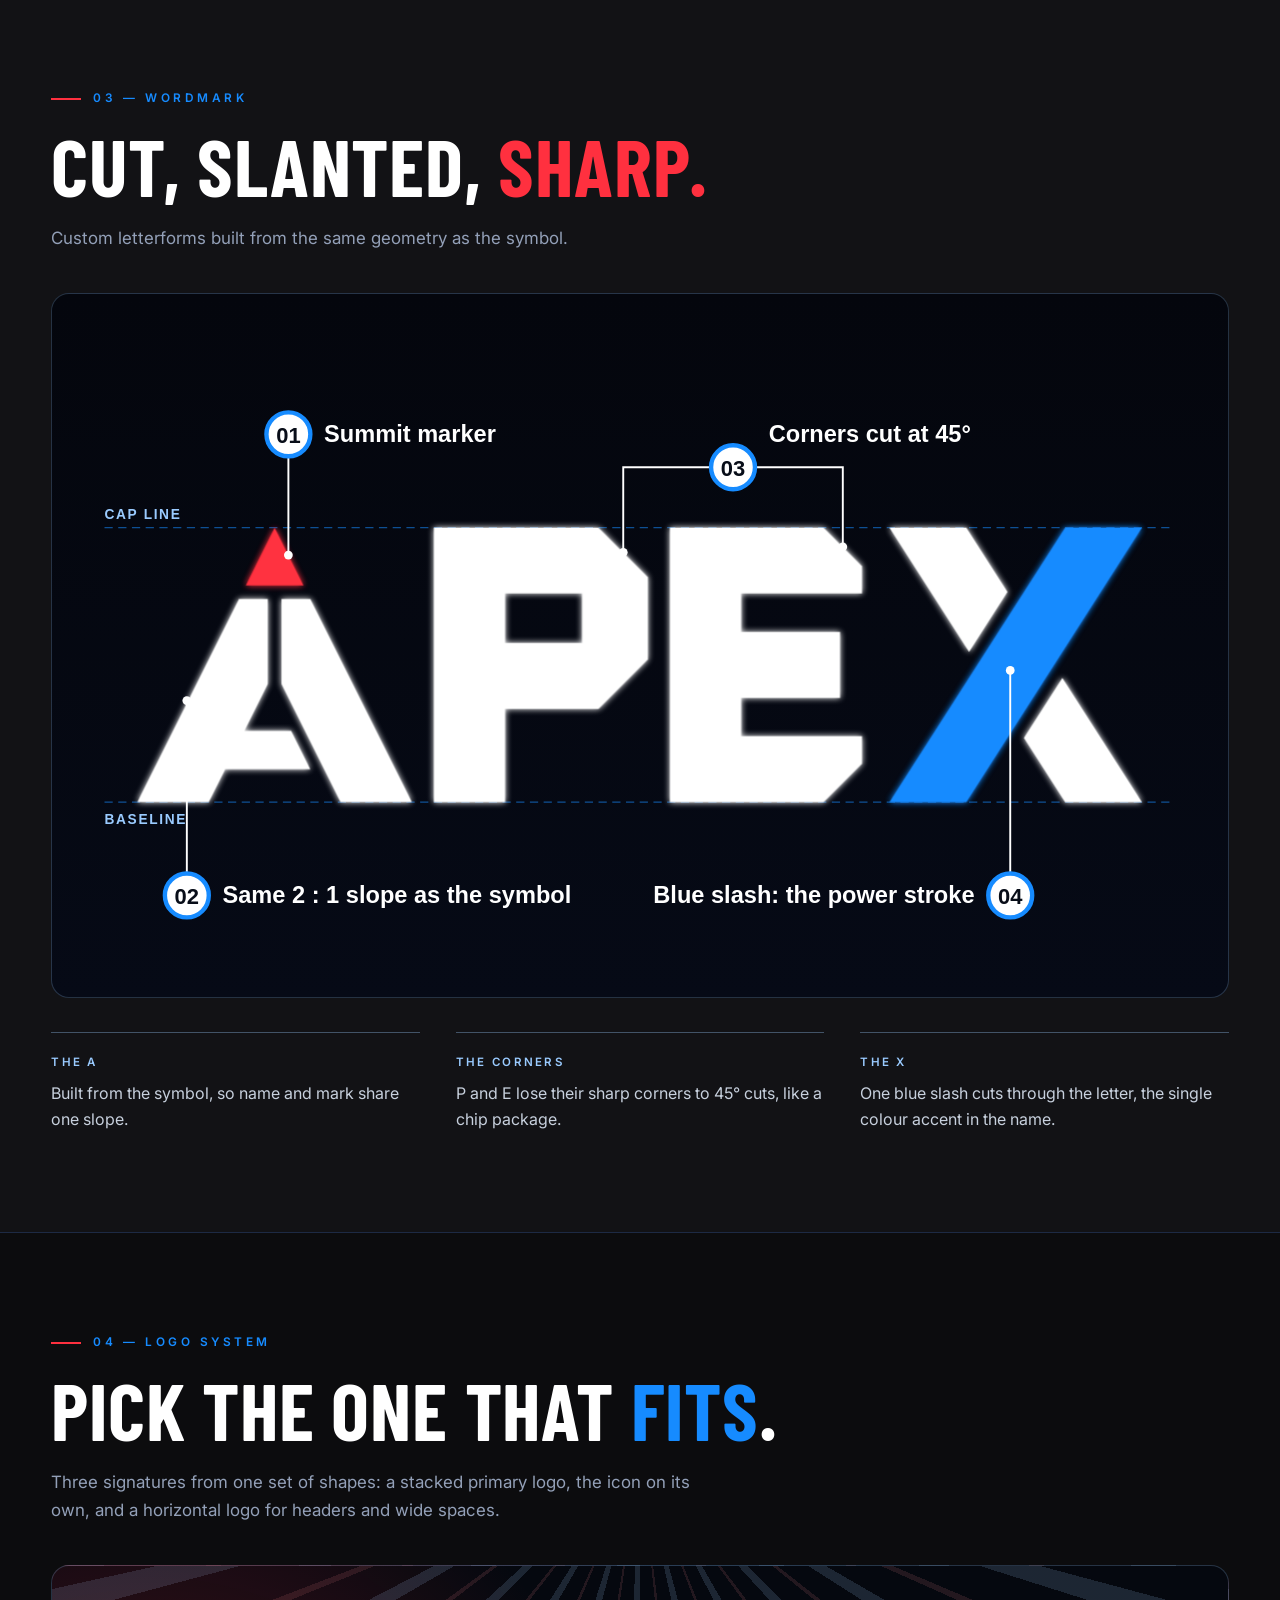
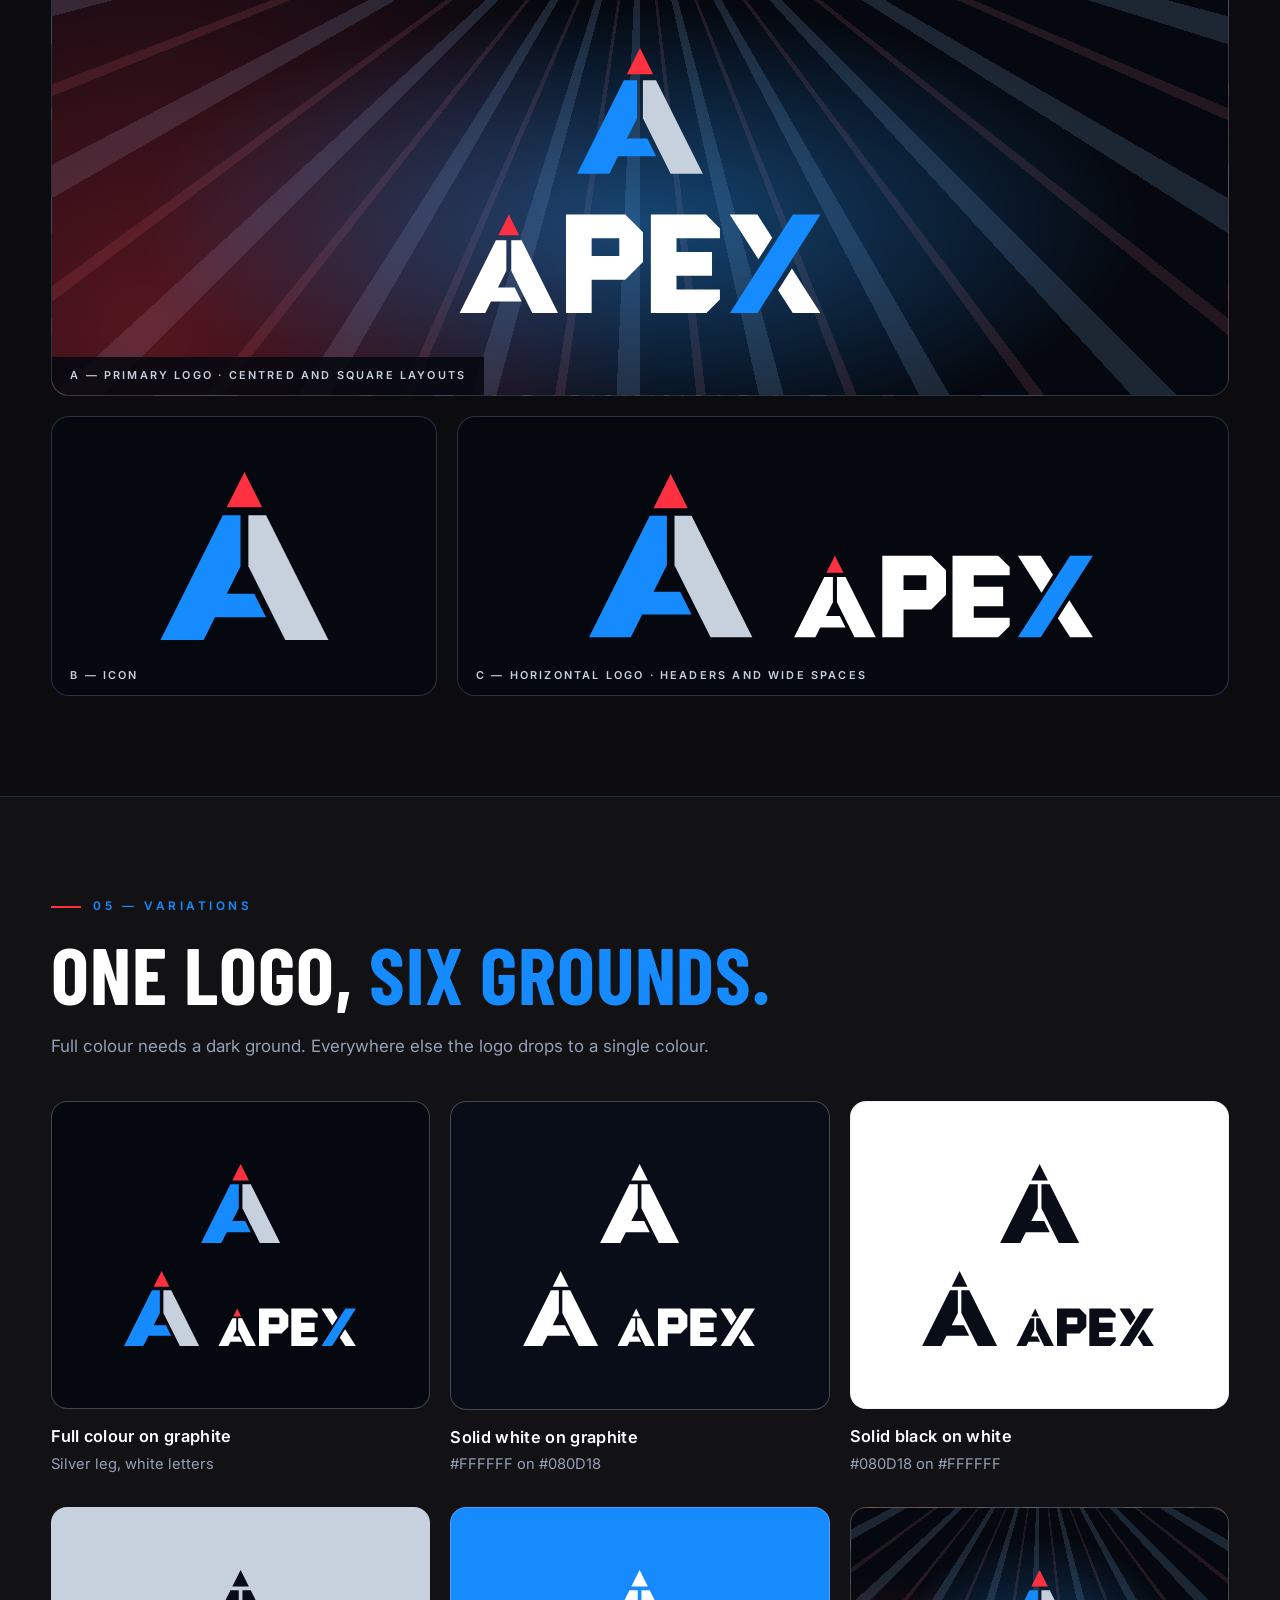
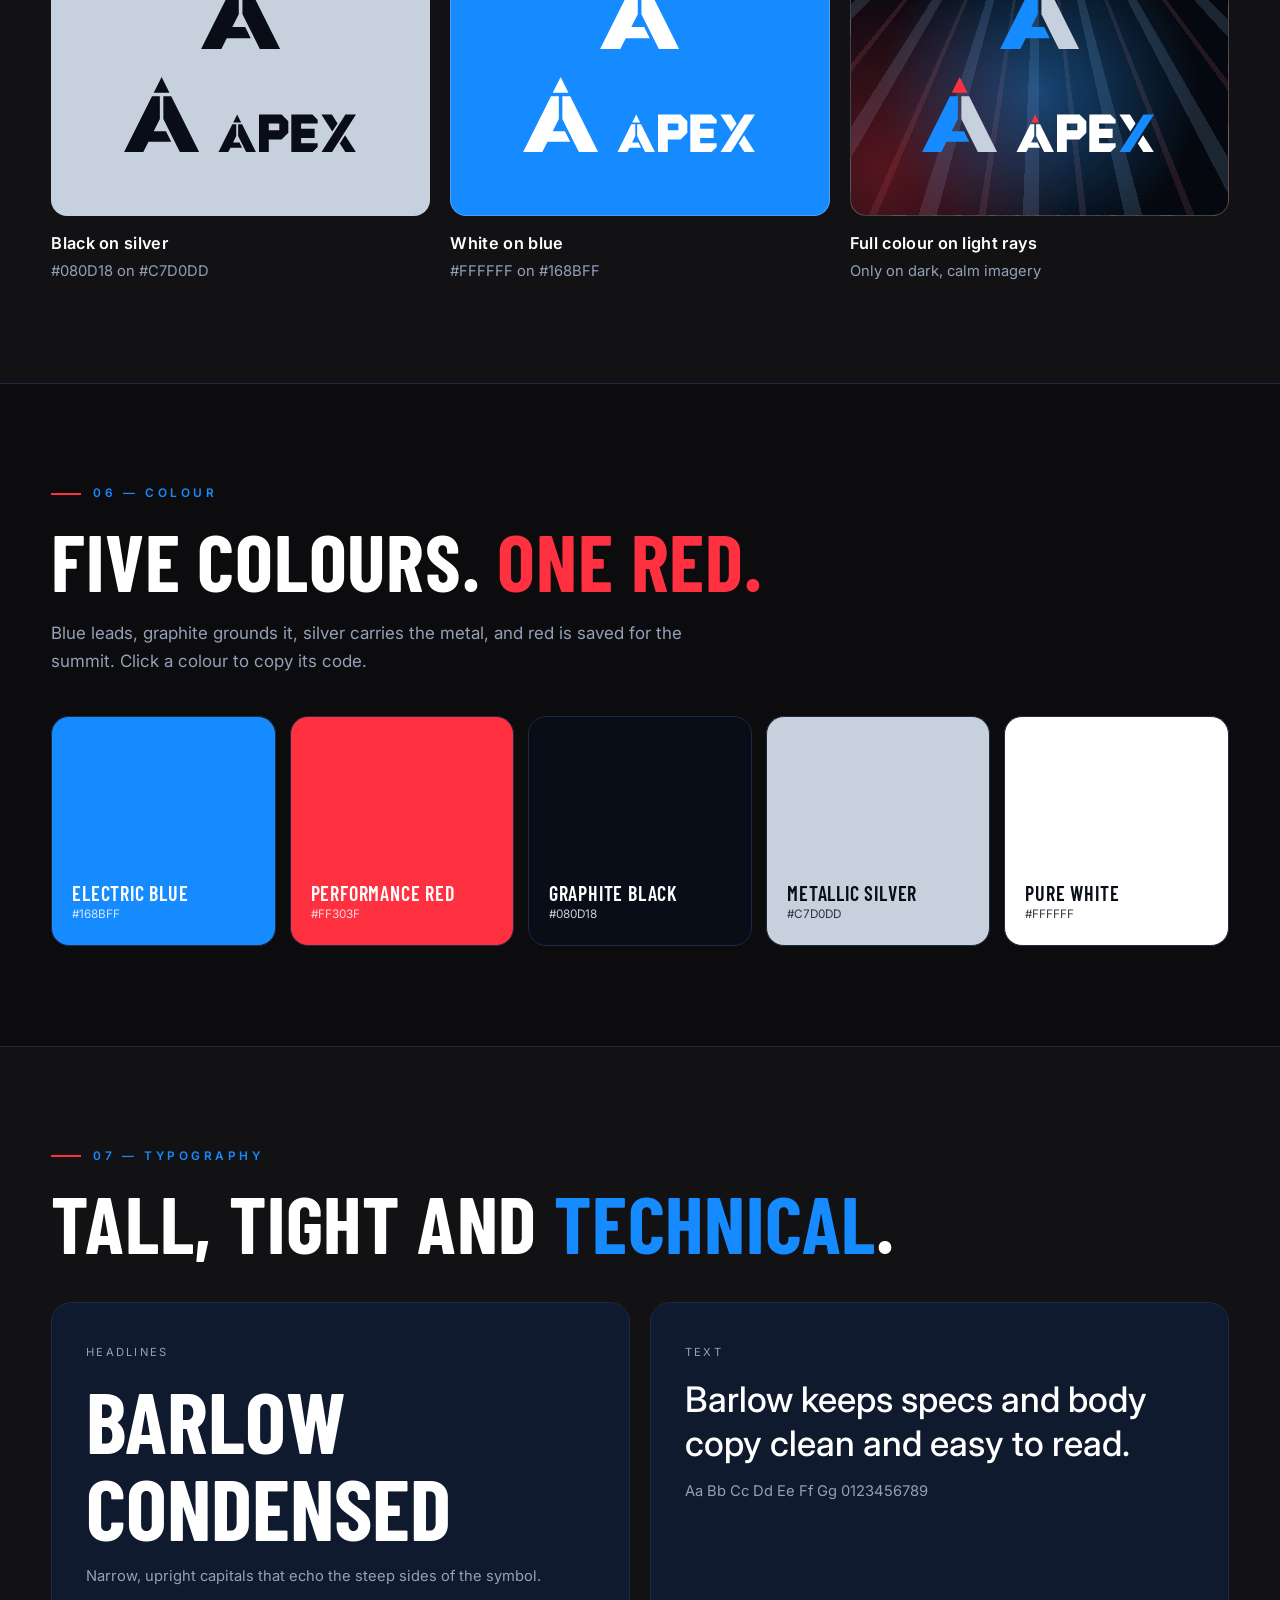
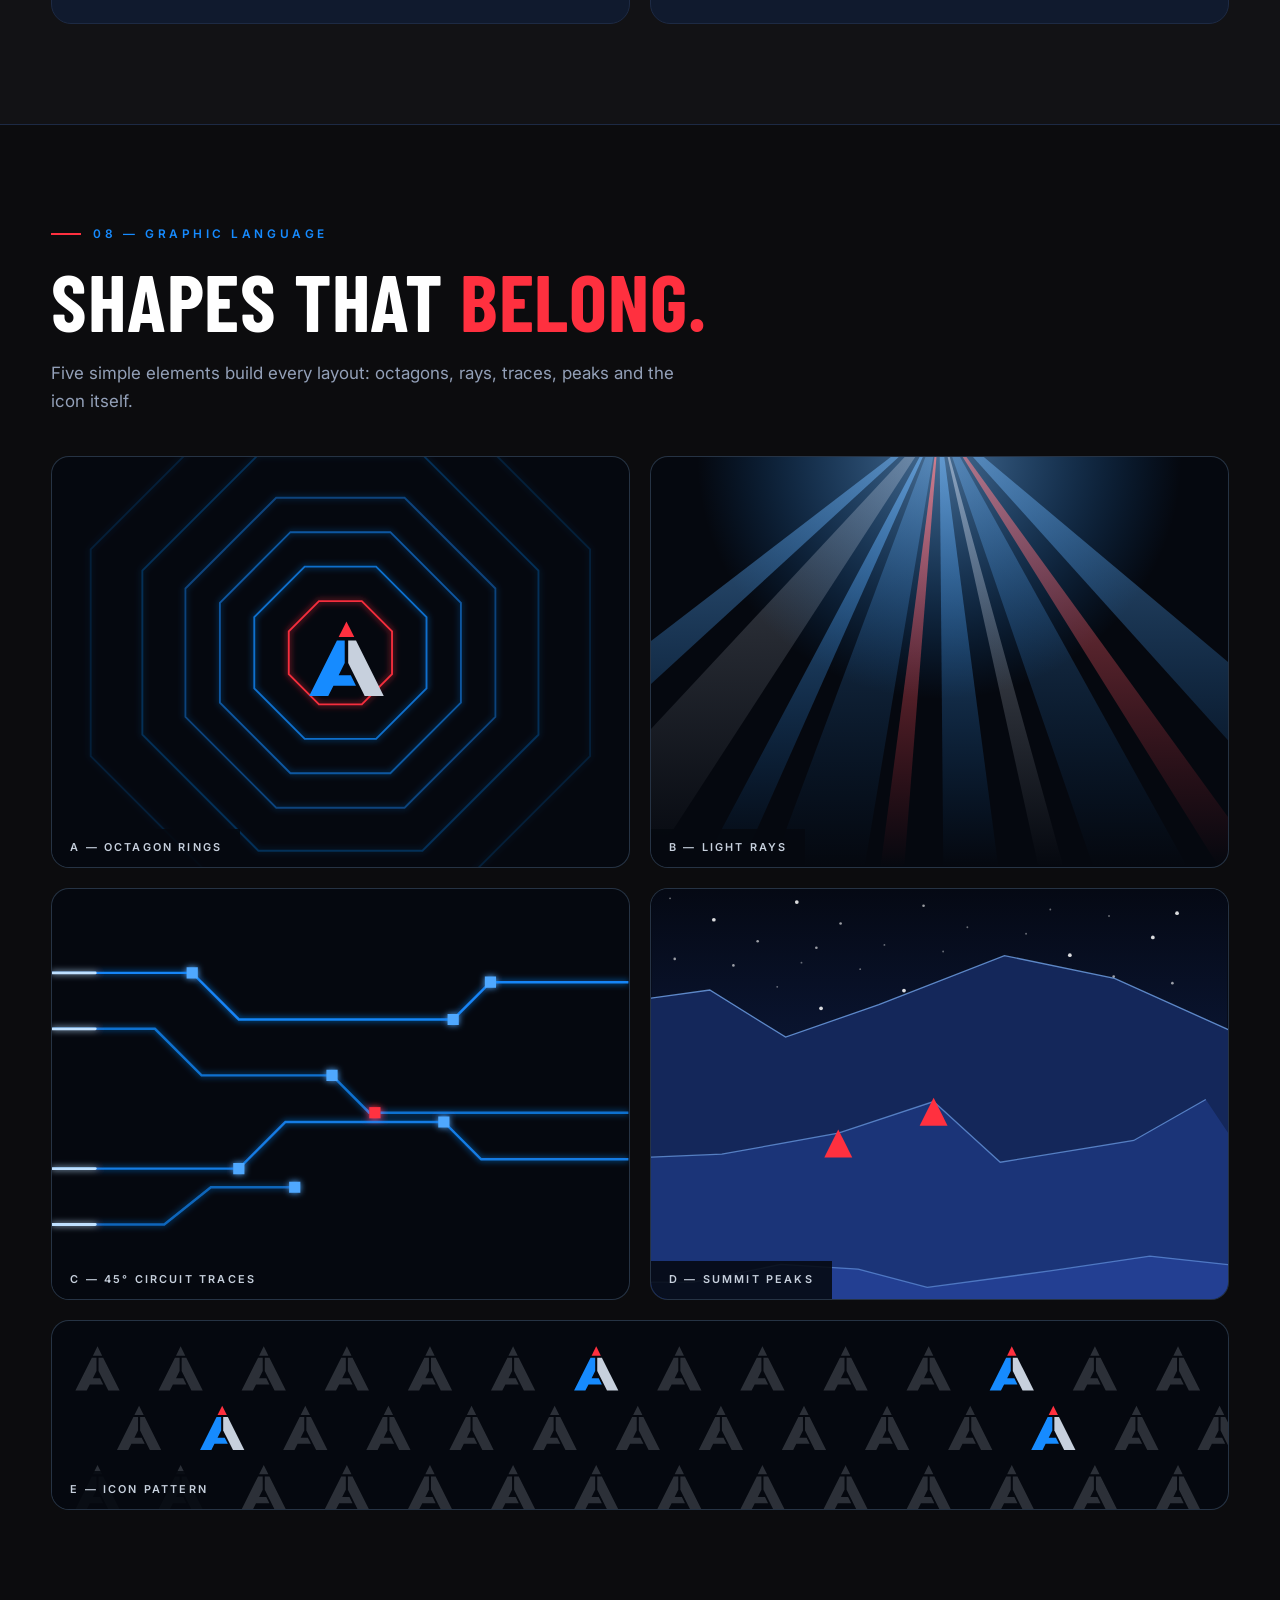
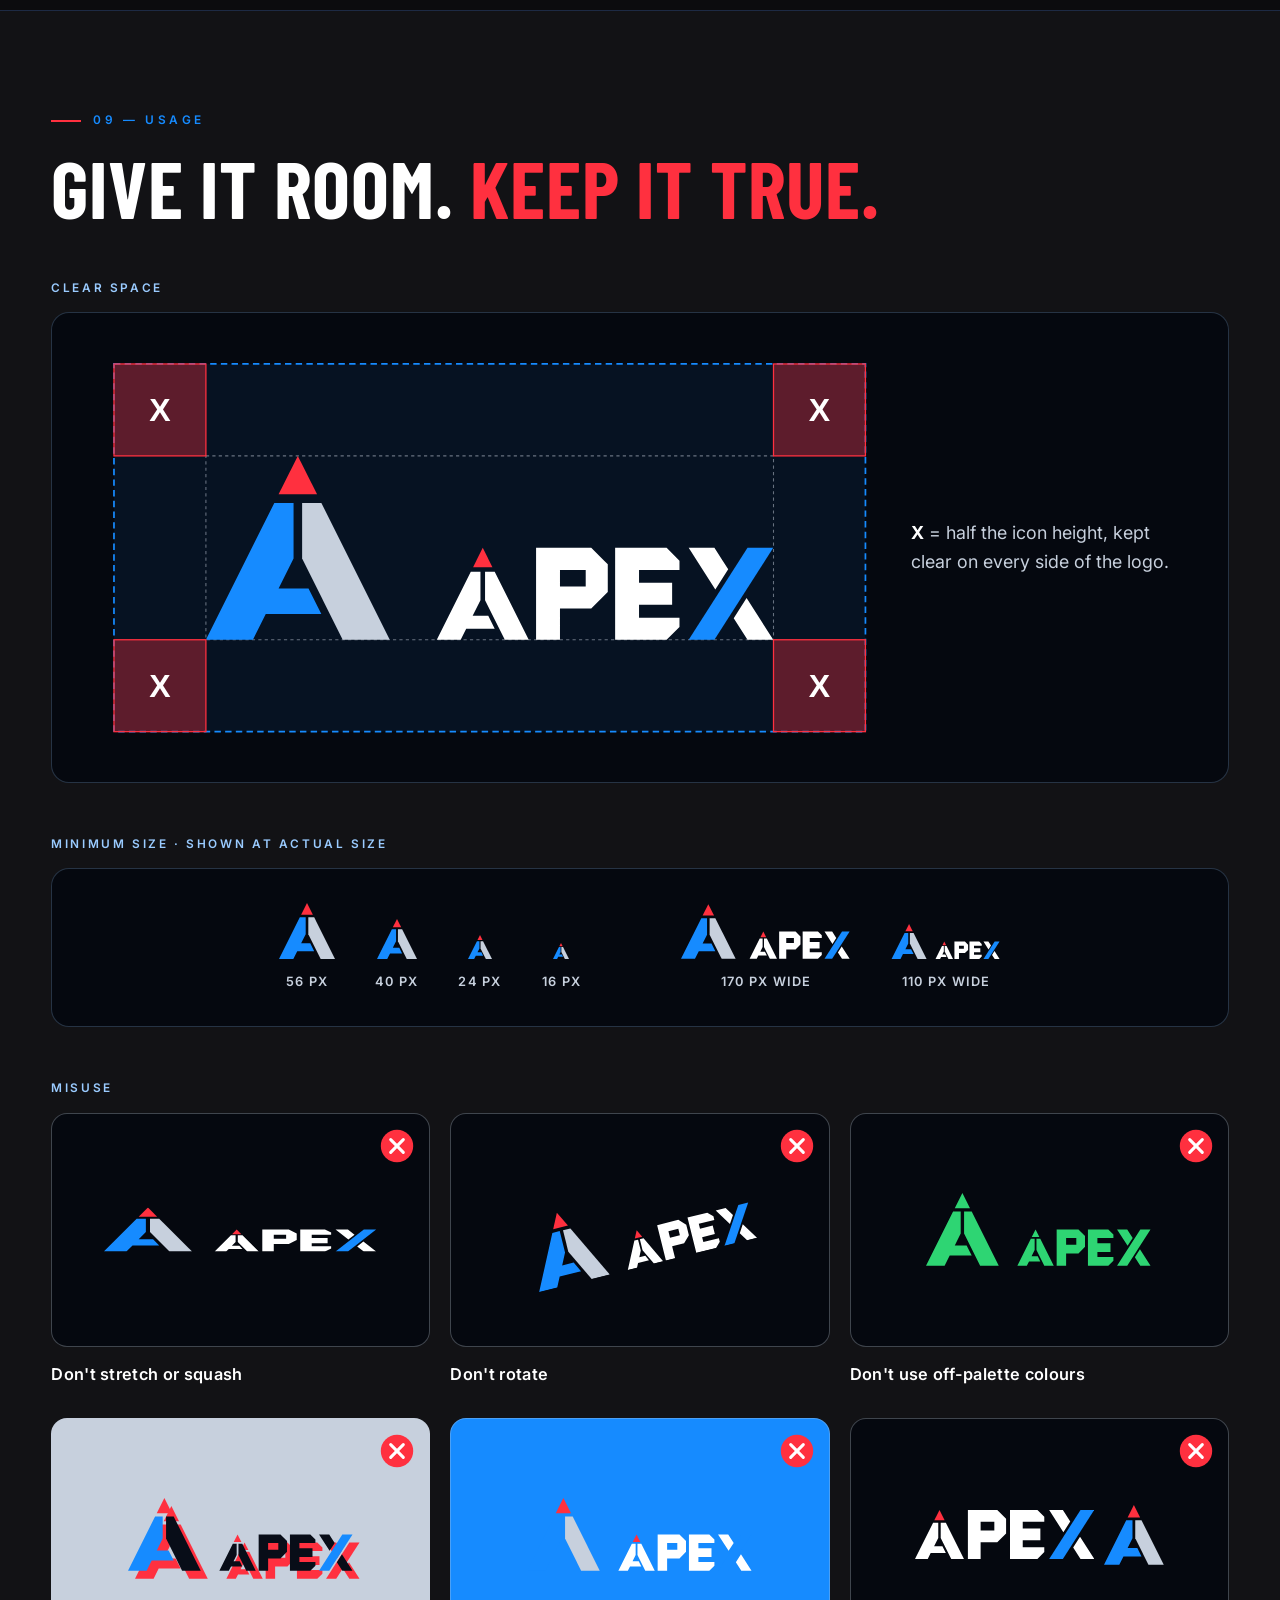
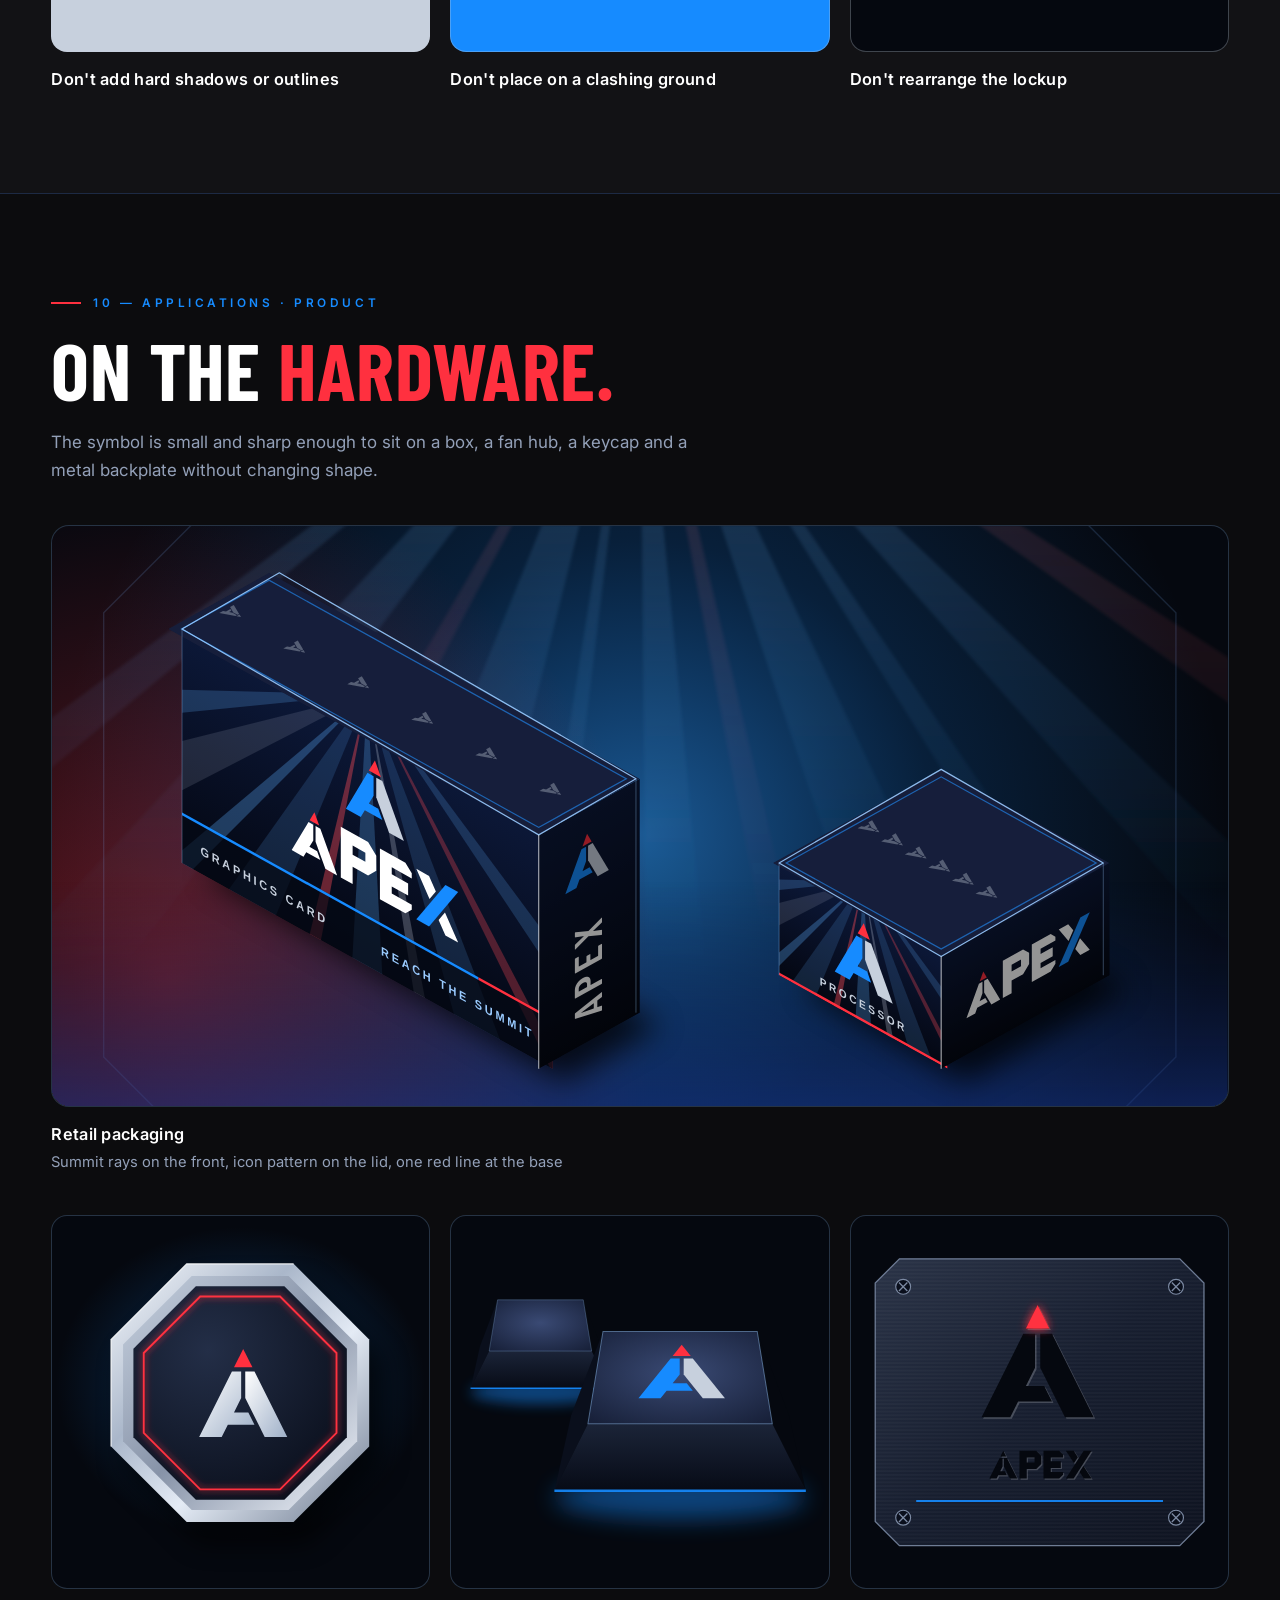
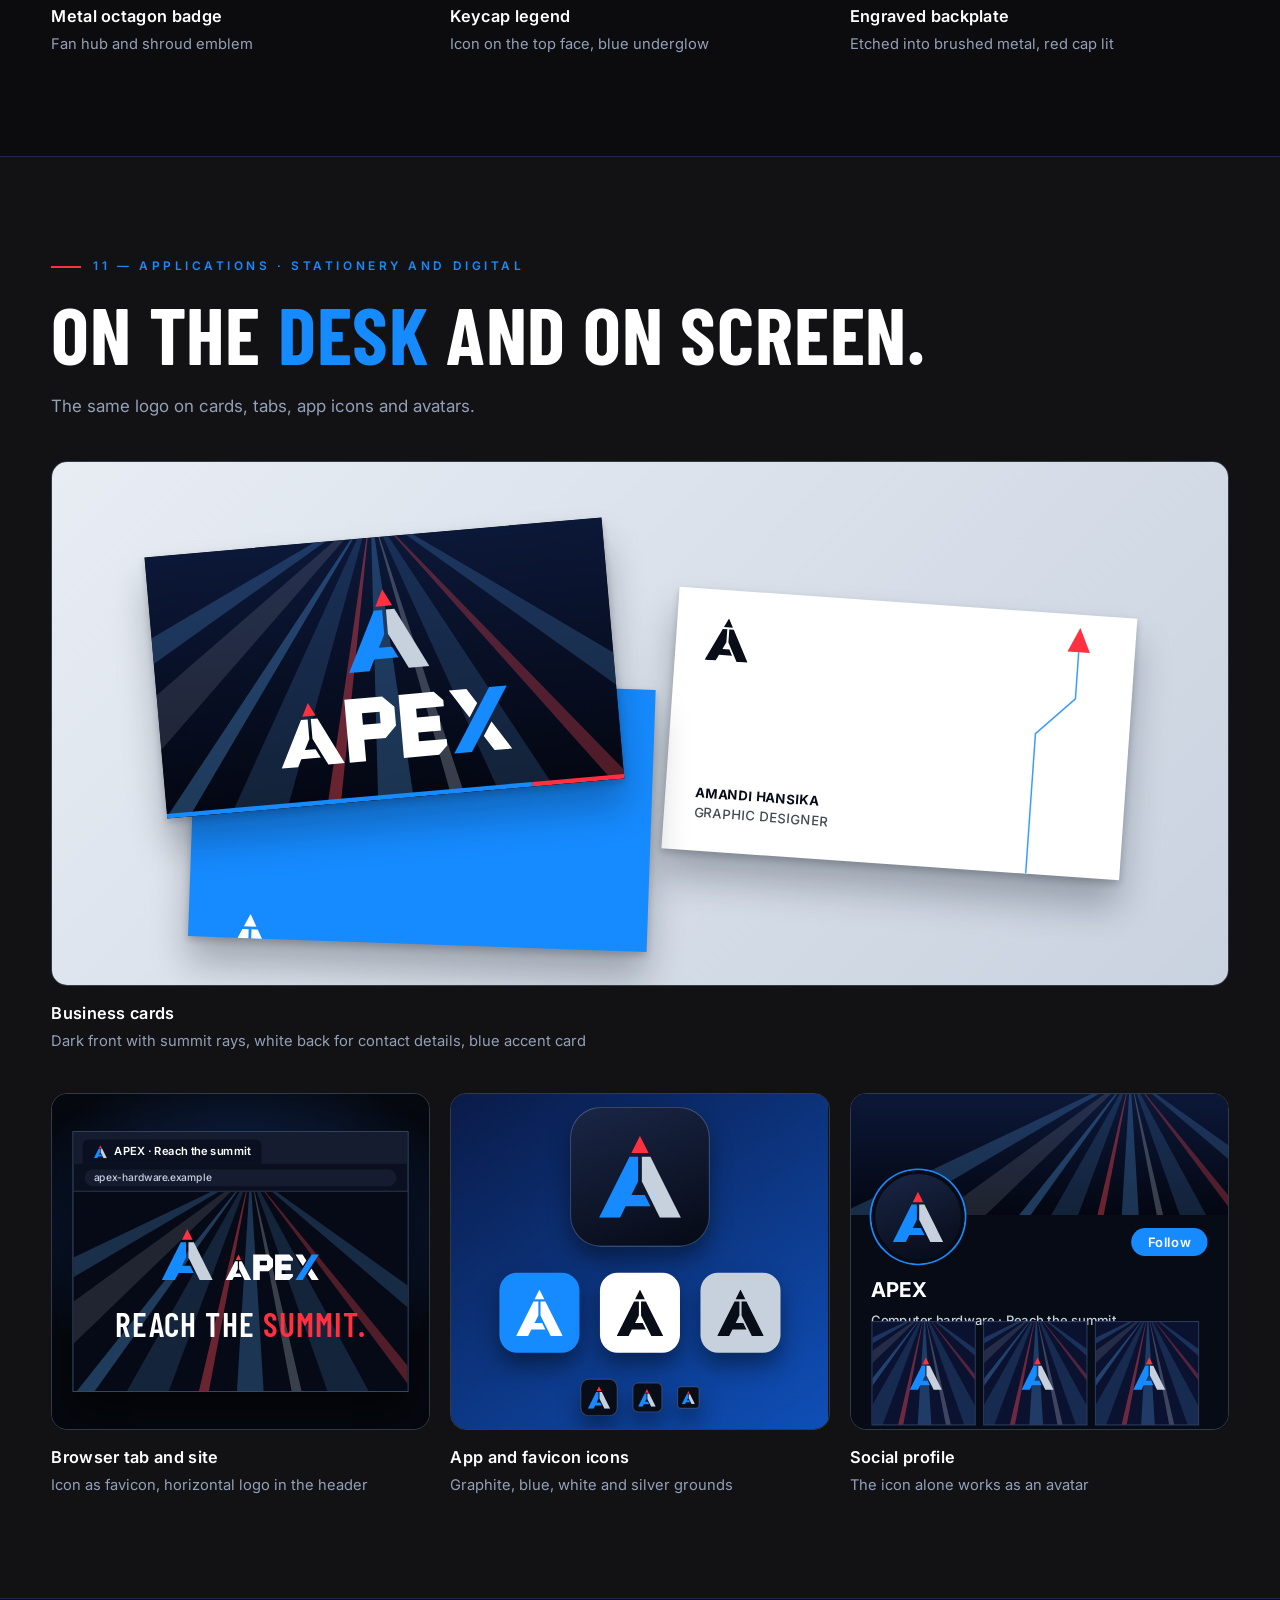
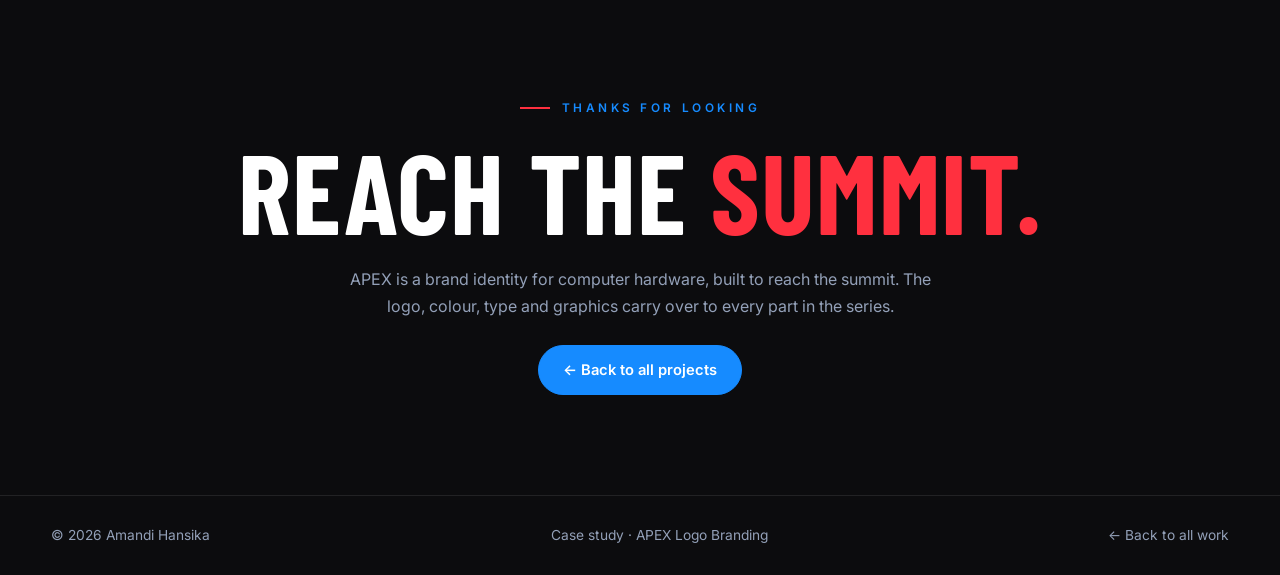
<file: apex.html>
<!DOCTYPE html>
<html lang="en">
<head>
<meta charset="utf-8">
<meta name="viewport" content="width=device-width, initial-scale=1">
<title>APEX Logo Branding — Case Study | Amandi Hansika</title>
<meta name="description" content="Case study: APEX logo and brand identity for a computer hardware and technology brand, designed by Amandi Hansika.">
<link rel="preconnect" href="https://fonts.googleapis.com">
<link rel="preconnect" href="https://fonts.gstatic.com" crossorigin>
<link href="https://fonts.googleapis.com/css2?family=Barlow+Condensed:wght@500;600;700&family=Inter+Tight:wght@500;600&family=Inter:wght@400;500;600&display=swap" rel="stylesheet">
<style>
:root{
  --bg:#0C0C0E; --bg2:#121215; --card:#101A2E; --line:#1D2A44;
  --text:#FFFFFF; --muted:#93A0B8; --ice:#9ACBFF;
  --blue:#168BFF; --red:#FF303F; --silver:#C7D0DD;
  --display:'Barlow Condensed','Arial Narrow',system-ui,sans-serif;
  --body:'Inter',system-ui,-apple-system,'Segoe UI',sans-serif;
}
*{box-sizing:border-box;margin:0;padding:0}
html{scroll-behavior:smooth}
body{background:var(--bg);color:var(--text);font-family:var(--body);line-height:1.65;overflow-x:hidden;-webkit-font-smoothing:antialiased}
a{color:inherit;text-decoration:none}
svg{display:block}
::selection{background:var(--blue);color:#fff}
.wrap{width:min(1180px,92%);margin-inline:auto}
section{padding:100px 0;position:relative}
h1,h2,h3{font-family:var(--display);line-height:1;text-transform:uppercase;letter-spacing:.01em;font-weight:700}
h2{font-size:clamp(2.6rem,6.4vw,5rem);margin-bottom:20px}
h2 b{color:var(--blue);font-weight:700} h2 b.r{color:var(--red)}
.eyebrow{font-size:.74rem;letter-spacing:.3em;text-transform:uppercase;color:var(--blue);font-weight:600;margin-bottom:16px;display:flex;gap:12px;align-items:center}
.eyebrow::before{content:"";width:30px;height:2px;background:var(--red)}
.lead{color:var(--muted);max-width:660px;font-size:1.06rem}
.band{background:var(--bg2);border-block:1px solid var(--line)}

/* reveal + drawing animations (triggered when .in is added on scroll) */
.rv{opacity:0;transform:translateY(44px);transition:opacity .9s ease,transform .9s cubic-bezier(.2,.8,.2,1)}
.rv.in{opacity:1;transform:none}
.dr{stroke-dasharray:1;stroke-dashoffset:1}
.in .dr{animation:dr 1.3s cubic-bezier(.6,0,.2,1) forwards;animation-delay:var(--d,0s)}
@keyframes dr{to{stroke-dashoffset:0}}
.fade{opacity:0;transition:opacity 1s ease;transition-delay:var(--d,0s)}
.in .fade{opacity:1}
.pop{opacity:0;transform:scale(.3);transform-box:fill-box;transform-origin:center;transition:opacity .4s ease,transform .6s cubic-bezier(.3,1.6,.5,1);transition-delay:var(--d,0s)}
.in .pop{opacity:1;transform:none}
.lt{opacity:0}
.in .lt{animation:letter .7s cubic-bezier(.2,.8,.2,1) forwards;animation-delay:var(--d,0s)}

/* nav */
nav{position:fixed;top:0;left:0;right:0;z-index:50;padding:18px 0;transition:background .3s,border-color .3s;border-bottom:1px solid transparent}
nav.scrolled{background:rgba(12,12,14,.78);backdrop-filter:blur(14px);border-color:rgba(255,255,255,.09)}
nav .wrap{display:flex;justify-content:space-between;align-items:center}
.logo{font-family:'Inter Tight',system-ui,sans-serif;font-weight:600;font-size:1.08rem;letter-spacing:-.02em}
.logo b{color:#FF5C7A}
.btn{display:inline-flex;align-items:center;gap:10px;padding:12px 24px;border-radius:999px;font-weight:600;font-size:.92rem;border:1px solid var(--line);transition:transform .25s,border-color .25s,background .25s;cursor:pointer;background:none;color:var(--text);font-family:inherit}
.btn:hover{transform:translateY(-3px);border-color:var(--blue)}
.btn.primary{background:var(--blue);border-color:var(--blue)}
#progress{position:fixed;top:0;left:0;height:3px;width:0;background:linear-gradient(90deg,#7C5CFF,#FF5C7A);z-index:60}

/* hero */
.hero{position:relative;min-height:100vh;display:grid;place-items:center;text-align:center;overflow:hidden;padding:120px 0 80px}
.rays{position:absolute;inset:-20%;background:repeating-conic-gradient(from 0deg at 50% 38%,rgba(22,139,255,.16) 0deg 4deg,transparent 4deg 14deg,rgba(255,48,63,.10) 14deg 16deg,transparent 16deg 26deg);mask-image:radial-gradient(circle at 50% 38%,#000 0,transparent 62%);-webkit-mask-image:radial-gradient(circle at 50% 38%,#000 0,transparent 62%);animation:spin 90s linear infinite;transform-origin:50% 38%}
@keyframes spin{to{transform:rotate(360deg)}}
.glow{position:absolute;width:520px;height:520px;border-radius:50%;filter:blur(110px);opacity:.35}
.gl1{background:var(--blue);top:8%;left:50%;transform:translateX(-70%)} .gl2{background:var(--red);top:30%;left:50%;transform:translateX(10%);opacity:.18}
.hero .wrap{position:relative;z-index:2}
#logo{width:min(440px,78vw);height:auto;margin:0 auto 10px;overflow:visible}
#logo *{transform-box:fill-box}
.play .leg-b{animation:rise 1s cubic-bezier(.2,.8,.2,1) .15s both;transform-origin:50% 100%}
.play .leg-s{animation:rise 1s cubic-bezier(.2,.8,.2,1) .4s both;transform-origin:50% 100%}
.play .cap{animation:drop .9s cubic-bezier(.3,1.5,.5,1) 1.1s both,pulse 2.4s ease-in-out 2.4s infinite;transform-origin:50% 50%}
.play .ltr{animation:letter .7s cubic-bezier(.2,.8,.2,1) both}
.play .slash{animation:slash .7s cubic-bezier(.2,.8,.2,1) 2.3s both;transform-origin:50% 100%}
.play .wcap{animation:drop .7s cubic-bezier(.3,1.5,.5,1) 2.45s both;transform-origin:50% 50%}
@keyframes rise{from{transform:scaleY(0);opacity:0}to{transform:none;opacity:1}}
@keyframes drop{from{transform:translateY(-90px) scale(.3);opacity:0}to{transform:none;opacity:1}}
@keyframes pulse{50%{filter:drop-shadow(0 0 14px rgba(255,48,63,.95))}}
@keyframes letter{from{transform:translateY(46px);opacity:0}to{transform:none;opacity:1}}
@keyframes slash{from{transform:scaleY(0);opacity:0}to{transform:none;opacity:1}}
.tagline{font-family:var(--display);font-weight:500;letter-spacing:.9em;text-transform:uppercase;color:var(--silver);font-size:clamp(.8rem,1.6vw,1.05rem);opacity:0;margin:18px 0 44px;padding-left:.9em}
.play ~ .tagline{animation:tag 1.4s ease 2.7s both}
@keyframes tag{from{opacity:0;letter-spacing:.2em}to{opacity:1;letter-spacing:.9em}}
.hero h1{font-size:clamp(1.6rem,3.4vw,2.4rem);font-weight:600;letter-spacing:.06em}
.hero p{color:var(--muted);margin:8px auto 26px;max-width:520px}

/* overview */
.over{display:grid;grid-template-columns:1.2fr 1fr;gap:70px;align-items:start}
.over p{color:var(--muted);margin-bottom:16px;font-size:1.05rem}
.meta{border:1px solid var(--line);border-radius:18px;background:var(--card);overflow:hidden}
.meta div{display:flex;justify-content:space-between;gap:20px;padding:18px 24px;border-bottom:1px solid var(--line);font-size:.95rem}
.meta div:last-child{border:0}
.meta span:first-child{color:var(--muted);text-transform:uppercase;letter-spacing:.16em;font-size:.72rem;padding-top:3px}
.meta span:last-child{text-align:right}

/* shared blocks */
.panel{background:#05080F;border:1px solid rgba(154,203,255,.22);border-radius:18px;overflow:hidden;position:relative}
.panel>svg{width:100%;height:auto}
.cap-t{margin-top:14px}
.cap-t b{display:block;font-weight:600;font-size:1.02rem;letter-spacing:.02em}
.cap-t span{color:var(--muted);font-size:.92rem}
.sub{font-size:.74rem;letter-spacing:.22em;text-transform:uppercase;color:var(--ice);font-weight:600;margin:52px 0 14px}
.g2{display:grid;grid-template-columns:1fr 1fr;gap:20px}
.g3{display:grid;grid-template-columns:repeat(3,1fr);gap:30px 20px}
.mt40{margin-top:40px}
.g2>*,.g3>*,.sys>*,.cons>*{min-width:0}
.g2,.g3{align-items:start}
.tag{position:absolute;left:0;bottom:0;padding:10px 18px;background:rgba(5,8,15,.88);font-size:.68rem;font-weight:600;letter-spacing:.2em;text-transform:uppercase;color:var(--silver);z-index:2}
.raysbg{background:radial-gradient(ellipse at 50% 60%,rgba(46,155,255,.42),transparent 60%),radial-gradient(circle at 8% 85%,rgba(255,48,63,.32),transparent 45%),repeating-conic-gradient(from 150deg at 50% -25%,rgba(165,208,255,.15) 0 2.5deg,transparent 2.5deg 8deg,rgba(255,138,148,.12) 8deg 9deg,transparent 9deg 15deg),#05080F}
.stage{position:relative;overflow:hidden}
.stage>.sc{position:absolute;left:0;top:0;transform-origin:0 0;transform:scale(var(--k,1))}

/* idea */
.three{display:grid;grid-template-columns:repeat(3,1fr);gap:20px;margin-top:44px}
.part{padding:30px;border-radius:20px;border:1px solid var(--line);background:var(--card);border-top:3px solid var(--c);transition:transform .35s}
.part:hover{transform:translateY(-8px)}
.part svg{width:96px;height:96px;margin-bottom:18px}
.part svg path{fill:#22304C;transition:fill .4s}
.part svg path.hot{fill:var(--c)}
.part:hover svg path.hot{filter:drop-shadow(0 0 10px var(--c))}
.part h3{font-size:1.7rem;margin-bottom:8px}
.part h3 i{font-style:normal;color:var(--c);margin-right:10px}
.part p{color:var(--muted);font-size:.95rem}

/* construction */
.cons{display:grid;grid-template-columns:1.55fr 1fr;gap:56px;align-items:center;margin-top:30px}
.cons .panel{padding:3% 2% 2%;background:#060B1A}
.nums{display:grid}
.num{padding:20px 0 24px;border-top:1px solid rgba(154,203,255,.35)}
.num b{font:600 clamp(3.4rem,6vw,5.2rem)/.9 var(--display);display:block;color:var(--blue)}
.num:nth-child(2) b{color:var(--red)} .num:nth-child(3) b{color:var(--silver)}
.num small{display:block;font-size:.72rem;letter-spacing:.2em;text-transform:uppercase;color:var(--ice);font-weight:600;margin:10px 0 6px}
.num span{color:var(--muted);font-size:.95rem}

/* wordmark */
.wm{padding:5% 4% 3%;background:linear-gradient(180deg,#04060D,#060A16)}
.notes{display:grid;grid-template-columns:repeat(3,1fr);gap:36px;margin-top:34px}
.notes div{border-top:1px solid rgba(154,203,255,.35);padding-top:14px}
.notes small{font-size:.72rem;letter-spacing:.2em;text-transform:uppercase;color:var(--ice);font-weight:600}
.notes p{color:var(--silver);margin-top:6px}

/* logo system */
.sys{display:grid;grid-template-columns:1fr 2fr;gap:20px;margin-top:40px}
.sys>div{display:grid;place-items:center;min-height:280px;border-radius:18px;border:1px solid rgba(154,203,255,.22);position:relative;overflow:hidden}
.sys>div:not(.raysbg){background:#05080F}
.sys .a{grid-column:1/-1;aspect-ratio:1256/460;min-height:0}
.sys svg{transition:transform .6s cubic-bezier(.2,.8,.2,1)}
.sys>div:hover svg{transform:scale(1.07)}

/* variations */
.vt{aspect-ratio:405/330;display:flex;flex-direction:column;align-items:center;justify-content:center;gap:9%;border:1px solid rgba(199,208,221,.3);border-radius:16px;transition:transform .35s,box-shadow .35s;overflow:hidden}
.vt:hover{transform:translateY(-8px);box-shadow:0 26px 50px -24px rgba(22,139,255,.6)}
.vt .vi{width:21%} .vt .vh{width:62%}

/* colour */
.swatches{display:grid;grid-template-columns:repeat(5,1fr);gap:14px;margin-top:40px}
.sw{border-radius:18px;height:230px;padding:20px;display:flex;flex-direction:column;justify-content:flex-end;cursor:pointer;border:1px solid var(--line);transition:transform .35s;font-size:.88rem;position:relative}
.sw:hover{transform:translateY(-10px)}
.sw b{font:600 1.25rem var(--display);text-transform:uppercase;letter-spacing:.04em}
.sw small{opacity:.8}
.sw em{position:absolute;top:16px;right:16px;font-style:normal;font-size:.7rem;letter-spacing:.14em;text-transform:uppercase;opacity:0;transition:opacity .25s}
.sw:hover em{opacity:.85}

/* type */
.type{display:grid;grid-template-columns:1fr 1fr;gap:20px;margin-top:40px}
.tcard{padding:34px;border:1px solid var(--line);border-radius:20px;background:var(--card)}
.tcard small{color:var(--muted);letter-spacing:.2em;text-transform:uppercase;font-size:.7rem}
.tcard .big{font:700 clamp(3rem,7vw,5.4rem)/1 var(--display);text-transform:uppercase;margin:14px 0}
.tcard .big2{font:500 clamp(1.5rem,3vw,2.2rem)/1.25 var(--body);margin:14px 0}
.tcard p{color:var(--muted);font-size:.92rem}

/* graphic language */
.tile{position:relative;aspect-ratio:618/440;background:#05080F}
.tile svg{position:absolute;inset:0;width:100%;height:100%}
.ring{animation:ring 3.2s ease-in-out infinite;animation-delay:calc(var(--i)*.22s)}
@keyframes ring{0%,100%{opacity:.35}35%{opacity:1}}
.sway{transform-box:view-box;transform-origin:309px -40px;animation:sway 9s ease-in-out infinite}
@keyframes sway{0%,100%{transform:rotate(-3deg)}50%{transform:rotate(3deg)}}
.flow{fill:none;stroke:#BFE0FF;stroke-width:3;stroke-linecap:round;stroke-dasharray:46 1400;animation:flow 4.5s linear infinite;animation-delay:var(--d,0s)}
@keyframes flow{from{stroke-dashoffset:1446}to{stroke-dashoffset:0}}
.node-r{animation:nodeR 1.6s ease-in-out infinite}
@keyframes nodeR{50%{opacity:.35}}
.tw{animation:tw 3s ease-in-out infinite;animation-delay:var(--d,0s)}
@keyframes tw{50%{opacity:.15}}
.bob{animation:bob 5s ease-in-out infinite;animation-delay:var(--d,0s)}
@keyframes bob{50%{transform:translateY(-8px)}}
.patwrap{height:clamp(100px,15vw,190px);overflow:hidden}
.panel>svg.pat{height:100%;width:auto;max-width:none;aspect-ratio:2520/190;animation:pat 42s linear infinite}
@keyframes pat{to{transform:translateX(-50%)}}
.blink{animation:blink 2.6s ease-in-out infinite;animation-delay:var(--d,0s)}
@keyframes blink{0%,100%{opacity:.3}50%{opacity:1}}

/* usage */
.clear{display:grid;grid-template-columns:1fr 270px;align-items:center;gap:30px;padding:3% 4%}
.clear p{color:var(--silver);font-size:1.12rem}
.clear p b{color:#fff}
.march{animation:march 1s linear infinite}
@keyframes march{to{stroke-dashoffset:-10}}
.mins{display:flex;flex-wrap:wrap;justify-content:center;align-items:flex-end;gap:34px 40px;padding:34px 20px}
.mins figure{display:flex;flex-direction:column;align-items:center;gap:12px}
.mins figcaption{font-size:.8rem;font-weight:600;letter-spacing:.1em;color:var(--silver)}
.mins .gap{width:20px}
.mt{aspect-ratio:405/250;display:grid;place-items:center;border-radius:16px;position:relative;overflow:hidden;border:1px solid rgba(199,208,221,.3)}
.mt .no{position:absolute;right:14px;top:14px;width:36px;height:36px}
.mt:hover .no{animation:shake .4s}
@keyframes shake{25%{transform:rotate(-12deg)}75%{transform:rotate(12deg)}}

/* hardware */
.ptile{position:relative;aspect-ratio:405/400;background:#05080F;border-radius:16px;overflow:hidden;border:1px solid rgba(154,203,255,.22)}
.ptile svg{position:absolute;inset:0;width:100%;height:100%}
.glowp{animation:glowp 2.4s ease-in-out infinite}
@keyframes glowp{50%{opacity:.35}}
.key{transition:transform .25s ease}
.keyc:hover .key{transform:translateY(7px)}
.badge{transition:transform .8s cubic-bezier(.2,.8,.2,1);transform-box:fill-box;transform-origin:center}
.ptile:hover .badge{transform:rotate(45deg)}

/* desk + screen */
.bc{position:absolute;width:490px;height:280px;overflow:hidden;box-shadow:0 28px 40px rgba(8,13,24,.28),0 4px 8px rgba(8,13,24,.2);opacity:0;transform:translate(var(--fx),var(--fy)) scale(.9);transition:transform 1.2s cubic-bezier(.2,.8,.2,1),opacity .8s ease;transition-delay:var(--d,0s)}
.in .bc{opacity:1;transform:rotate(var(--r))}
.in .bc:hover{transform:rotate(var(--r)) translateY(-14px);transition-delay:0s;transition-duration:.35s}
.bc svg{position:absolute}
.dtile{border-radius:16px;overflow:hidden;border:1px solid rgba(154,203,255,.22)}
.apps .ai{transition:transform .35s cubic-bezier(.3,1.6,.5,1)}
.apps .ai:hover{transform:translateY(-6px) scale(1.06)}

/* closing */
.next{text-align:center}
.next h2{font-size:clamp(3rem,9vw,7rem)}
.next p{color:var(--muted);max-width:620px;margin:0 auto 26px}
footer{border-top:1px solid rgba(255,255,255,.09);padding:28px 0;color:var(--muted);font-size:.86rem}
footer .wrap{display:flex;justify-content:space-between;gap:16px;flex-wrap:wrap}
footer a:hover{color:var(--text)}

@media (max-width:900px){
  section{padding:76px 0}
  .over,.cons,.clear{grid-template-columns:1fr;gap:34px}
  .three,.notes{grid-template-columns:1fr}
  .g3{grid-template-columns:1fr 1fr}
  .g2,.type{grid-template-columns:1fr}
  .sys{grid-template-columns:1fr}
  .sys>div{min-height:220px}
  .sys .a{aspect-ratio:4/3}
  .sys .a svg{width:62%!important}
  .swatches{grid-template-columns:repeat(2,1fr)} .sw{height:150px}
}
@media (max-width:560px){
  .g3{grid-template-columns:1fr}
}
@media (prefers-reduced-motion:reduce){
  *,*::before,*::after{animation:none!important;transition:none!important}
  .rv,.tagline,.fade,.pop,.lt,.bc{opacity:1;transform:none}
  .in .bc{transform:rotate(var(--r))}
  .dr{stroke-dasharray:none}
}
</style>
</head>
<body>
<div id="progress"></div>
<nav id="nav"><div class="wrap">
  <a href="index.html" class="logo">Amandi Hansika<b>.</b></a>
  <a href="index.html#work" class="btn">← All work</a>
</div></nav>

<!-- ============ HERO ============ -->
<header class="hero">
  <div class="rays"></div><div class="glow gl1"></div><div class="glow gl2"></div>
  <div class="wrap">
    <svg id="logo" class="play" viewBox="0 0 520 363" role="img" aria-label="APEX logo">
      <g transform="translate(160 -14)">
        <path class="leg-b" fill="#168BFF" d="M78 58 L96 58 L96 110 L82 138 L110 138 L122 162 L70 162 L58 186 L14 186 Z"/>
        <path class="leg-s" fill="#C7D0DD" d="M122 58 L104 58 L104 110 L142 186 L186 186 Z"/>
        <path class="cap" fill="#FF303F" d="M100 14 L118 50 L82 50 Z"/>
      </g>
      <g transform="translate(12.95 228) scale(1.35)" fill="#fff">
        <path class="ltr" style="animation-delay:1.6s" d="M37 26 L47.5 26 L47.5 57 L39 74 L56 74 L63 88 L32 88 L26 100 L0 100 Z M63 26 L52.5 26 L52.5 57 L74 100 L100 100 Z"/>
        <path class="ltr" style="animation-delay:1.75s" fill-rule="evenodd" d="M108 0 H168 L186 18 V48 L168 66 H134 V100 H108 Z M134 24 H162 V42 H134 Z"/>
        <path class="ltr" style="animation-delay:1.9s" d="M194 0 H250 L264 14 V24 H220 V38 H256 V62 H220 V76 H264 V86 L250 100 H194 Z"/>
        <path class="ltr" style="animation-delay:2.05s" d="M274 0 H302 L317 23.4 L303 45.3 Z M337 54.7 L366 100 H338 L323 76.6 Z"/>
        <path class="slash" fill="#168BFF" d="M338 0 H366 L302 100 H274 Z"/>
        <path class="wcap" fill="#FF303F" d="M50 0 L60.5 21 L39.5 21 Z"/>
      </g>
    </svg>
    <div class="tagline">Reach the summit</div>
    <h1>APEX Logo Branding</h1>
    <p>Brand identity for a computer hardware and technology brand.</p>
    <button class="btn" id="replay">↻ Replay animation</button>
  </div>
</header>

<!-- ============ OVERVIEW ============ -->
<section>
  <div class="wrap over">
    <div class="rv">
      <div class="eyebrow">Case study</div>
      <h2>Built to <b>climb</b>.</h2>
      <p>APEX makes computer hardware for people who push their machines to the limit: graphics cards, processors, memory and gaming gear. The brand needed a mark that feels fast, precise and engineered, and that stays sharp at any size, from a retail box down to a keycap.</p>
      <p>The answer turns the letter A into a mountain peak. Three simple parts form one symbol, and the same angle, colours and shapes carry through the wordmark, the graphics and every application.</p>
    </div>
    <div class="meta rv">
      <div><span>Project</span><span>APEX Logo Branding</span></div>
      <div><span>Industry</span><span>Computer hardware &amp; technology</span></div>
      <div><span>Role</span><span>Logo &amp; brand identity design</span></div>
      <div><span>Deliverables</span><span>Logo system, colour, typography, graphic language, usage rules, applications</span></div>
      <div><span>Year</span><span>2026</span></div>
    </div>
  </div>
</section>

<!-- ============ 01 IDEA ============ -->
<section class="band">
  <div class="wrap">
    <div class="rv">
      <div class="eyebrow">01 — The idea</div>
      <h2>Reach the <b class="r">summit</b>.</h2>
      <p class="lead">APEX makes computer hardware for people who push their machines to the limit. The symbol turns the letter A into a peak. Three parts, one climb.</p>
    </div>
    <div class="three" id="parts"></div>
  </div>
</section>

<!-- ============ 02 CONSTRUCTION ============ -->
<section>
  <div class="wrap">
    <div class="rv">
      <div class="eyebrow">02 — Construction</div>
      <h2>One angle. <b>One grid.</b></h2>
      <p class="lead">The symbol is drawn on a 172 unit square. Every diagonal, from the summit to the last circuit notch, follows the same 2 : 1 slope.</p>
    </div>
    <div class="cons">
      <div class="panel rv">
        <svg viewBox="-36 -4 262 214" role="img" aria-label="Construction drawing of the APEX symbol on a 172 unit grid. Every diagonal runs at a 2 to 1 slope, 63.4 degrees from the baseline.">
          <defs><filter id="cn-g" x="-30%" y="-30%" width="160%" height="160%"><feGaussianBlur stdDeviation="0.9" result="b"/><feMerge><feMergeNode in="b"/><feMergeNode in="SourceGraphic"/></feMerge></filter></defs>
          <path class="fade" fill="none" stroke="#168BFF" stroke-opacity="0.22" stroke-width="0.3" d="M14 14 V186 M14 14 H186 M31.2 14 V186 M14 31.2 H186 M48.4 14 V186 M14 48.4 H186 M65.6 14 V186 M14 65.6 H186 M82.8 14 V186 M14 82.8 H186 M100 14 V186 M14 100 H186 M117.2 14 V186 M14 117.2 H186 M134.4 14 V186 M14 134.4 H186 M151.6 14 V186 M14 151.6 H186 M168.8 14 V186 M14 168.8 H186 M186 14 V186 M14 186 H186"/>
          <rect class="fade" x="14" y="14" width="172" height="172" fill="none" stroke="#168BFF" stroke-opacity="0.7" stroke-width="0.6" stroke-dasharray="2 2"/>
          <path class="fade" style="--d:.15s" fill="none" stroke="#168BFF" stroke-opacity="0.38" stroke-width="0.35" d="M-30 14 H214 M-30 50 H214 M-30 58 H214 M-30 110 H214 M-30 138 H214 M-30 162 H214 M-30 186 H214"/>
          <path class="fade" style="--d:.25s" fill="none" stroke="#FF303F" stroke-width="0.55" stroke-dasharray="6 2 1 2" d="M100 0 V200"/>
          <circle class="fade" style="--d:.3s" cx="100" cy="100" r="86" fill="none" stroke="#7FB6FF" stroke-opacity="0.3" stroke-width="0.35"/>
          <g class="fade" style="--d:.45s" stroke-width="0.9" stroke-linejoin="miter">
            <path fill="#FF303F" fill-opacity="0.28" stroke="#FF303F" d="M100 14 L118 50 L82 50 Z"/>
            <path fill="#168BFF" fill-opacity="0.26" stroke="#168BFF" d="M78 58 L96 58 L96 110 L82 138 L110 138 L122 162 L70 162 L58 186 L14 186 Z"/>
            <path fill="#C7D0DD" fill-opacity="0.2" stroke="#C7D0DD" d="M122 58 L104 58 L104 110 L142 186 L186 186 Z"/>
          </g>
          <g fill="none" stroke="#FFFFFF" stroke-width="1.1" filter="url(#cn-g)">
            <path class="dr" pathLength="1" style="--d:.7s" d="M100 14 L118 50"/>
            <path class="dr" pathLength="1" style="--d:.7s" d="M100 14 L82 50"/>
            <path class="dr" pathLength="1" style="--d:.85s" d="M122 58 L186 186"/>
            <path class="dr" pathLength="1" style="--d:.95s" d="M104 110 L142 186"/>
            <path class="dr" pathLength="1" style="--d:1.05s" d="M96 110 L82 138"/>
            <path class="dr" pathLength="1" style="--d:1.15s" d="M110 138 L122 162"/>
            <path class="dr" pathLength="1" style="--d:1.25s" d="M70 162 L58 186"/>
          </g>
          <path class="fade" style="--d:1.3s" fill="none" stroke="#FFFFFF" stroke-opacity="0.8" stroke-width="0.5" stroke-dasharray="2 1.6" d="M78 58 L104 110"/>
          <g font-family="Barlow, sans-serif" font-size="6.4" font-weight="600" fill="#FFFFFF" text-anchor="middle" dominant-baseline="central">
            <g class="pop" style="--d:1.6s"><rect x="130" y="16.5" width="24" height="11" rx="2" fill="#080D18" stroke="#168BFF" stroke-width="0.6"/><text x="142" y="22">2 : 1</text></g>
            <g class="pop" style="--d:1.7s"><rect x="182" y="106.5" width="24" height="11" rx="2" fill="#080D18" stroke="#168BFF" stroke-width="0.6"/><text x="194" y="112">2 : 1</text></g>
            <g class="pop" style="--d:1.8s"><rect x="24" y="144.5" width="24" height="11" rx="2" fill="#080D18" stroke="#168BFF" stroke-width="0.6"/><text x="36" y="150">2 : 1</text></g>
            <g class="pop" style="--d:1.9s"><rect x="114" y="162.5" width="24" height="11" rx="2" fill="#080D18" stroke="#168BFF" stroke-width="0.6"/><text x="126" y="168">2 : 1</text></g>
          </g>
          <path class="dr" pathLength="1" style="--d:2s" fill="none" stroke="#FF303F" stroke-width="0.9" d="M160 186 A26 26 0 0 1 174.4 162.7"/>
          <text class="fade" style="--d:2.2s" x="194" y="190" font-family="Barlow, sans-serif" font-size="8.5" font-weight="600" fill="#FFFFFF">63.4°</text>
          <g class="fade" style="--d:.5s" font-family="Barlow, sans-serif" font-size="5.6" font-weight="600" fill="#C7D0DD">
            <path fill="none" stroke="#C7D0DD" stroke-opacity="0.8" stroke-width="0.5" d="M-8 14 V186 M-11 14 H-5 M-11 50 H-5 M-11 58 H-5 M-11 110 H-5 M-11 138 H-5 M-11 162 H-5 M-11 186 H-5"/>
            <g text-anchor="end" dominant-baseline="central"><text x="-14" y="14">0</text><text x="-14" y="50">36</text><text x="-14" y="58">44</text><text x="-14" y="110">96</text><text x="-14" y="138">124</text><text x="-14" y="162">148</text><text x="-14" y="186">172</text></g>
            <path fill="none" stroke="#C7D0DD" stroke-opacity="0.8" stroke-width="0.5" d="M14 198 H186 M14 195 V201 M186 195 V201"/>
            <rect x="85" y="193.5" width="30" height="9" fill="#060B1A"/>
            <text x="100" y="198.2" text-anchor="middle" dominant-baseline="central" font-size="6.4" fill="#FFFFFF">172 units</text>
          </g>
        </svg>
      </div>
      <div class="nums rv">
        <div class="num"><b data-count="172">172</b><small>Unit square</small><span>The symbol fits one square. The summit sits on the centre axis.</span></div>
        <div class="num"><b>2 : 1</b><small>One angle</small><span>Every diagonal rises two units for each one across: 63.4° from the baseline.</span></div>
        <div class="num"><b data-count="3">3</b><small>Three parts</small><span>Cap, circuit leg and blade leg, each in its own colour.</span></div>
      </div>
    </div>
  </div>
</section>

<!-- ============ 03 WORDMARK ============ -->
<section class="band">
  <div class="wrap">
    <div class="rv">
      <div class="eyebrow">03 — Wordmark</div>
      <h2>Cut, slanted, <b class="r">sharp.</b></h2>
      <p class="lead">Custom letterforms built from the same geometry as the symbol.</p>
    </div>
    <div class="panel wm rv mt40">
      <svg viewBox="-14 -64 394 222" role="img" aria-label="The APEX wordmark with four callouts: summit marker, 2 to 1 slope, 45 degree cut corners, blue slash" style="overflow:visible">
        <defs><filter id="wm-g" x="-30%" y="-30%" width="160%" height="160%"><feGaussianBlur stdDeviation="1.1" result="b"/><feMerge><feMergeNode in="b"/><feMergeNode in="SourceGraphic"/></feMerge></filter></defs>
        <g class="fade" font-family="Barlow, sans-serif" font-size="5" font-weight="600" fill="#9ACBFF" letter-spacing="0.6">
          <path fill="none" stroke="#168BFF" stroke-opacity="0.55" stroke-width="0.4" stroke-dasharray="3 2" d="M-12 0 H378 M-12 100 H378"/>
          <text x="-12" y="-3">CAP LINE</text><text x="-12" y="108">BASELINE</text>
        </g>
        <g filter="url(#wm-g)">
          <path class="lt" style="--d:.2s" fill="#FFFFFF" d="M37 26 L47.5 26 L47.5 57 L39 74 L56 74 L63 88 L32 88 L26 100 L0 100 Z M63 26 L52.5 26 L52.5 57 L74 100 L100 100 Z"/>
          <path class="lt" style="--d:.35s" fill="#FFFFFF" fill-rule="evenodd" d="M108 0 H168 L186 18 V48 L168 66 H134 V100 H108 Z M134 24 H162 V42 H134 Z"/>
          <path class="lt" style="--d:.5s" fill="#FFFFFF" d="M194 0 H250 L264 14 V24 H220 V38 H256 V62 H220 V76 H264 V86 L250 100 H194 Z"/>
          <path class="lt" style="--d:.65s" fill="#FFFFFF" d="M274 0 H302 L317 23.4 L303 45.3 Z M337 54.7 L366 100 H338 L323 76.6 Z"/>
          <path class="lt" style="--d:.8s" fill="#168BFF" d="M338 0 H366 L302 100 H274 Z"/>
          <path class="pop" style="--d:1s" fill="#FF303F" d="M50 0 L60.5 21 L39.5 21 Z"/>
        </g>
        <g fill="none" stroke="#FFFFFF" stroke-width="0.7">
          <path class="dr" pathLength="1" style="--d:1.2s" d="M55 10 L55 -26"/>
          <path class="dr" pathLength="1" style="--d:1.35s" d="M18 63 L18 126"/>
          <path class="dr" pathLength="1" style="--d:1.5s" d="M177 9 V-22 H257 V6"/>
          <path class="dr" pathLength="1" style="--d:1.65s" d="M318 52 L318 126"/>
        </g>
        <g fill="#FFFFFF"><circle class="pop" style="--d:1.2s" cx="55" cy="10" r="1.6"/><circle class="pop" style="--d:1.35s" cx="18" cy="63" r="1.6"/><circle class="pop" style="--d:1.5s" cx="177" cy="9" r="1.6"/><circle class="pop" style="--d:1.5s" cx="257" cy="7" r="1.6"/><circle class="pop" style="--d:1.65s" cx="318" cy="52" r="1.6"/></g>
        <g font-family="Barlow, sans-serif" font-weight="600">
          <g class="pop" style="--d:1.9s"><circle cx="55" cy="-34" r="8" fill="#FFFFFF" stroke="#168BFF" stroke-width="1.6"/><text x="55" y="-33.6" text-anchor="middle" dominant-baseline="central" font-size="8" fill="#080D18">01</text></g>
          <g class="pop" style="--d:2s"><circle cx="18" cy="134" r="8" fill="#FFFFFF" stroke="#168BFF" stroke-width="1.6"/><text x="18" y="134.4" text-anchor="middle" dominant-baseline="central" font-size="8" fill="#080D18">02</text></g>
          <g class="pop" style="--d:2.1s"><circle cx="217" cy="-22" r="8" fill="#FFFFFF" stroke="#168BFF" stroke-width="1.6"/><text x="217" y="-21.6" text-anchor="middle" dominant-baseline="central" font-size="8" fill="#080D18">03</text></g>
          <g class="pop" style="--d:2.2s"><circle cx="318" cy="134" r="8" fill="#FFFFFF" stroke="#168BFF" stroke-width="1.6"/><text x="318" y="134.4" text-anchor="middle" dominant-baseline="central" font-size="8" fill="#080D18">04</text></g>
          <g class="fade" style="--d:2.3s" font-size="8.6" fill="#FFFFFF" dominant-baseline="central">
            <text x="68" y="-34">Summit marker</text>
            <text x="31" y="134">Same 2 : 1 slope as the symbol</text>
            <text x="230" y="-34">Corners cut at 45°</text>
            <text x="305" y="134" text-anchor="end">Blue slash: the power stroke</text>
          </g>
        </g>
      </svg>
    </div>
    <div class="notes">
      <div class="rv"><small>The A</small><p>Built from the symbol, so name and mark share one slope.</p></div>
      <div class="rv"><small>The corners</small><p>P and E lose their sharp corners to 45° cuts, like a chip package.</p></div>
      <div class="rv"><small>The X</small><p>One blue slash cuts through the letter, the single colour accent in the name.</p></div>
    </div>
  </div>
</section>

<!-- ============ 04 LOGO SYSTEM ============ -->
<section>
  <div class="wrap">
    <div class="rv">
      <div class="eyebrow">04 — Logo system</div>
      <h2>Pick the one that <b>fits</b>.</h2>
      <p class="lead">Three signatures from one set of shapes: a stacked primary logo, the icon on its own, and a horizontal logo for headers and wide spaces.</p>
    </div>
    <div class="sys" id="sys"></div>
  </div>
</section>

<!-- ============ 05 VARIATIONS ============ -->
<section class="band">
  <div class="wrap">
    <div class="rv">
      <div class="eyebrow">05 — Variations</div>
      <h2>One logo, <b>six grounds.</b></h2>
      <p class="lead">Full colour needs a dark ground. Everywhere else the logo drops to a single colour.</p>
    </div>
    <div class="g3 mt40" id="vars"></div>
  </div>
</section>

<!-- ============ 06 COLOUR ============ -->
<section>
  <div class="wrap">
    <div class="rv">
      <div class="eyebrow">06 — Colour</div>
      <h2>Five colours. <b class="r">One red.</b></h2>
      <p class="lead">Blue leads, graphite grounds it, silver carries the metal, and red is saved for the summit. Click a colour to copy its code.</p>
    </div>
    <div class="swatches rv" id="sw"></div>
  </div>
</section>

<!-- ============ 07 TYPOGRAPHY ============ -->
<section class="band">
  <div class="wrap">
    <div class="rv">
      <div class="eyebrow">07 — Typography</div>
      <h2>Tall, tight and <b>technical</b>.</h2>
    </div>
    <div class="type">
      <div class="tcard rv"><small>Headlines</small><div class="big">Barlow Condensed</div><p>Narrow, upright capitals that echo the steep sides of the symbol.</p></div>
      <div class="tcard rv"><small>Text</small><div class="big2">Barlow keeps specs and body copy clean and easy to read.</div><p>Aa Bb Cc Dd Ee Ff Gg 0123456789</p></div>
    </div>
  </div>
</section>

<!-- ============ 08 GRAPHIC LANGUAGE ============ -->
<section>
  <div class="wrap">
    <div class="rv">
      <div class="eyebrow">08 — Graphic language</div>
      <h2>Shapes that <b class="r">belong.</b></h2>
      <p class="lead">Five simple elements build every layout: octagons, rays, traces, peaks and the icon itself.</p>
    </div>
    <div class="g2 mt40">
      <!-- A octagons -->
      <div class="panel tile rv">
        <svg viewBox="0 0 618 440" role="img" aria-label="Nested octagon rings around the APEX icon">
          <defs><filter id="ga-g" x="-40%" y="-40%" width="180%" height="180%"><feGaussianBlur stdDeviation="3.2" result="b"/><feMerge><feMergeNode in="b"/><feMergeNode in="SourceGraphic"/></feMerge></filter></defs>
          <g filter="url(#ga-g)" fill="none" stroke-width="2">
            <path class="ring" style="--i:0" stroke="#FF303F" stroke-opacity="0.95" d="M364.4 233 L332 265.4 L286 265.4 L253.6 233 L253.6 187 L286 154.6 L332 154.6 L364.4 187 Z"/>
            <path class="ring" style="--i:1" stroke="#168BFF" stroke-opacity="0.75" d="M401.4 248.3 L347.3 302.4 L270.7 302.4 L216.6 248.3 L216.6 171.7 L270.7 117.6 L347.3 117.6 L401.4 171.7 Z"/>
            <path class="ring" style="--i:2" stroke="#168BFF" stroke-opacity="0.55" d="M438.3 263.6 L362.6 339.3 L255.4 339.3 L179.7 263.6 L179.7 156.4 L255.4 80.7 L362.6 80.7 L438.3 156.4 Z"/>
            <path class="ring" style="--i:3" stroke="#168BFF" stroke-opacity="0.4" d="M475.3 278.9 L377.9 376.3 L240.1 376.3 L142.7 278.9 L142.7 141.1 L240.1 43.7 L377.9 43.7 L475.3 141.1 Z"/>
            <path class="ring" style="--i:4" stroke="#168BFF" stroke-opacity="0.26" d="M521.5 298 L397 422.5 L221 422.5 L96.5 298 L96.5 122 L221 -2.5 L397 -2.5 L521.5 122 Z"/>
            <path class="ring" style="--i:5" stroke="#168BFF" stroke-opacity="0.15" d="M576.9 321 L420 477.9 L198 477.9 L41.1 321 L41.1 99 L198 -57.9 L420 -57.9 L576.9 99 Z"/>
          </g>
          <g transform="translate(269 170) scale(0.465)" id="octIcon"></g>
        </svg>
        <div class="tag">A — Octagon rings</div>
      </div>
      <!-- B rays -->
      <div class="panel tile rv">
        <svg viewBox="0 0 618 440" role="img" aria-label="Light rays fanning down from a point above the frame">
          <defs>
            <linearGradient id="gb-b" gradientUnits="userSpaceOnUse" x1="0" y1="-40" x2="0" y2="440"><stop offset="0" stop-color="#7FC0FF"/><stop offset="1" stop-color="#168BFF" stop-opacity="0"/></linearGradient>
            <linearGradient id="gb-r" gradientUnits="userSpaceOnUse" x1="0" y1="-40" x2="0" y2="440"><stop offset="0" stop-color="#FF8A94"/><stop offset="1" stop-color="#FF303F" stop-opacity="0"/></linearGradient>
            <linearGradient id="gb-s" gradientUnits="userSpaceOnUse" x1="0" y1="-40" x2="0" y2="440"><stop offset="0" stop-color="#E6EEFF"/><stop offset="1" stop-color="#C7D0DD" stop-opacity="0"/></linearGradient>
            <radialGradient id="gb-o" gradientUnits="userSpaceOnUse" cx="309" cy="0" r="260"><stop offset="0" stop-color="#7FC0FF" stop-opacity="0.55"/><stop offset="1" stop-color="#168BFF" stop-opacity="0"/></radialGradient>
          </defs>
          <rect width="618" height="440" fill="url(#gb-o)"/>
          <g class="sway">
            <path fill="url(#gb-b)" fill-opacity="0.55" d="M309 -40 L-405 507.9 L-354.5 568 Z"/>
            <path fill="url(#gb-s)" fill-opacity="0.3" d="M309 -40 L-304.8 618.2 L-181.2 714.8 Z"/>
            <path fill="url(#gb-b)" fill-opacity="0.65" d="M309 -40 L-113.5 754.7 L-57.1 782.2 Z"/>
            <path fill="url(#gb-b)" fill-opacity="0.38" d="M309 -40 L-6.2 803 L160.5 847.7 Z"/>
            <path fill="url(#gb-r)" fill-opacity="0.8" d="M309 -40 L191.5 852.3 L238.4 857.2 Z"/>
            <path fill="url(#gb-b)" fill-opacity="0.6" d="M309 -40 L316.9 860 L426.5 852.3 Z"/>
            <path fill="url(#gb-s)" fill-opacity="0.5" d="M309 -40 L503.8 838.7 L549.5 827.3 Z"/>
            <path fill="url(#gb-b)" fill-opacity="0.4" d="M309 -40 L602 811 L745.3 747.2 Z"/>
            <path fill="url(#gb-r)" fill-opacity="0.65" d="M309 -40 L785.9 723.2 L838 688.1 Z"/>
            <path fill="url(#gb-b)" fill-opacity="0.5" d="M309 -40 L911.2 628.8 L998.4 538.5 Z"/>
          </g>
        </svg>
        <div class="tag">B — Light rays</div>
      </div>
      <!-- C traces -->
      <div class="panel tile rv">
        <svg viewBox="0 0 618 440" role="img" aria-label="Circuit traces turning at 45 degrees and ending in square nodes, with signals travelling along them">
          <defs><filter id="gc-g" x="-40%" y="-40%" width="180%" height="180%"><feGaussianBlur stdDeviation="3.2" result="b"/><feMerge><feMergeNode in="b"/><feMergeNode in="SourceGraphic"/></feMerge></filter></defs>
          <g filter="url(#gc-g)">
            <g fill="none" stroke="#168BFF" stroke-width="2.6">
              <path stroke-opacity="0.95" d="M0 90 H150 L200 140 H430 L470 100 H618"/>
              <path stroke-opacity="0.75" d="M0 150 H110 L160 200 H300 L340 240 H618"/>
              <path stroke-opacity="0.85" d="M0 300 H200 L250 250 H420 L460 290 H618"/>
              <path stroke-opacity="0.65" d="M0 360 H120 L170 320 H260"/>
            </g>
            <path class="flow" d="M0 90 H150 L200 140 H430 L470 100 H618"/>
            <path class="flow" style="--d:-1.6s" d="M0 150 H110 L160 200 H300 L340 240 H618"/>
            <path class="flow" style="--d:-3s" d="M0 300 H200 L250 250 H420 L460 290 H618"/>
            <path class="flow" style="--d:-.8s" d="M0 360 H120 L170 320 H260"/>
            <path fill="#4FA8FF" d="M144 84 H156 V96 H144 Z M424 134 H436 V146 H424 Z M294 194 H306 V206 H294 Z M414 244 H426 V256 H414 Z M254 314 H266 V326 H254 Z M194 294 H206 V306 H194 Z M464 94 H476 V106 H464 Z"/>
            <path class="node-r" fill="#FF303F" d="M340 234 H352 V246 H340 Z"/>
          </g>
        </svg>
        <div class="tag">C — 45° circuit traces</div>
      </div>
      <!-- D peaks -->
      <div class="panel tile rv">
        <svg viewBox="0 0 618 440" role="img" aria-label="Layered mountain ridges with red summit markers under a starry sky">
          <defs><linearGradient id="gd-sky" x1="0" y1="0" x2="0" y2="1"><stop offset="0" stop-color="#050914"/><stop offset=".55" stop-color="#0C1A3E"/><stop offset="1" stop-color="#1B3E86"/></linearGradient></defs>
          <rect width="618" height="440" fill="url(#gd-sky)"/>
          <g id="stars" fill="#FFFFFF"></g>
          <path fill="#14275A" d="M-60 440 L-60 125.2 L62.6 108.4 L144 158.9 L244 124 L378.8 71.5 L496.9 96 L619.8 151.2 L725 155.1 L738 440 Z"/>
          <path fill="none" stroke="#7FB6FF" stroke-opacity="0.7" stroke-width="1.4" d="M-60 125.2 L62.6 108.4 L144 158.9 L244 124 L378.8 71.5 L496.9 96 L619.8 151.2 L725 155.1"/>
          <path fill="#1B3478" d="M-60 440 L-60 290.2 L75.5 284.5 L200.5 262 L302.8 228.1 L374.3 293.2 L517.5 269.8 L594.8 225.8 L738 440 Z"/>
          <path fill="none" stroke="#7FB6FF" stroke-opacity="0.6" stroke-width="1.4" d="M-60 290.2 L75.5 284.5 L200.5 262 L302.8 228.1 L374.3 293.2 L517.5 269.8 L594.8 225.8"/>
          <path class="bob" fill="#FF303F" d="M302.8 224.1 L317.8 254.1 L287.8 254.1 Z"/>
          <path class="bob" style="--d:-2.5s" fill="#FF303F" d="M200.5 258 L215.5 288 L185.5 288 Z"/>
          <path fill="#233F92" d="M-60 440 L-60 421.4 L43.9 422.1 L138.9 402.8 L221.9 407.8 L296 427.5 L431.3 409.3 L534.8 393.9 L643 405.6 L715.4 388.4 L738 440 Z"/>
          <path fill="none" stroke="#7FB6FF" stroke-opacity="0.5" stroke-width="1.4" d="M-60 421.4 L43.9 422.1 L138.9 402.8 L221.9 407.8 L296 427.5 L431.3 409.3 L534.8 393.9 L643 405.6 L715.4 388.4"/>
        </svg>
        <div class="tag">D — Summit peaks</div>
      </div>
    </div>
    <!-- E pattern -->
    <div class="panel patwrap rv" style="margin-top:20px">
      <svg class="pat" id="pat" viewBox="0 0 2520 190" aria-hidden="true"></svg>
      <div class="tag">E — Icon pattern</div>
    </div>
  </div>
</section>

<!-- ============ 09 USAGE ============ -->
<section class="band">
  <div class="wrap">
    <div class="rv">
      <div class="eyebrow">09 — Usage</div>
      <h2>Give it room. <b class="r">Keep it true.</b></h2>
    </div>

    <div class="sub rv">Clear space</div>
    <div class="panel clear rv">
      <svg viewBox="-100 -100 731 372" role="img" aria-label="Clear space: the horizontal logo with a margin of half the icon height on every side">
        <rect class="march" x="-86" y="-86" width="703" height="344" fill="rgba(22,139,255,0.08)" stroke="#168BFF" stroke-width="1.6" stroke-dasharray="6 4"/>
        <rect x="0" y="0" width="531" height="172" fill="none" stroke="#C7D0DD" stroke-opacity="0.5" stroke-width="1" stroke-dasharray="3 3"/>
        <g id="clearLogo"></g>
        <g fill="#FF303F" fill-opacity="0.35" stroke="#FF303F" stroke-width="1.2">
          <rect class="pop" style="--d:.4s" x="-86" y="-86" width="86" height="86"/><rect class="pop" style="--d:.5s" x="531" y="-86" width="86" height="86"/>
          <rect class="pop" style="--d:.6s" x="-86" y="172" width="86" height="86"/><rect class="pop" style="--d:.7s" x="531" y="172" width="86" height="86"/>
        </g>
        <g font-family="Barlow, sans-serif" font-size="30" font-weight="600" fill="#FFFFFF" text-anchor="middle" dominant-baseline="central" class="fade" style="--d:.9s">
          <text x="-43" y="-43">X</text><text x="574" y="-43">X</text><text x="-43" y="215">X</text><text x="574" y="215">X</text>
        </g>
      </svg>
      <p><b>X</b> = half the icon height, kept clear on every side of the logo.</p>
    </div>

    <div class="sub rv">Minimum size · shown at actual size</div>
    <div class="panel mins rv" id="mins"></div>

    <div class="sub rv">Misuse</div>
    <div class="g3" id="mis"></div>
  </div>
</section>

<!-- ============ 10 ON THE HARDWARE ============ -->
<section>
  <div class="wrap">
    <div class="rv">
      <div class="eyebrow">10 — Applications · Product</div>
      <h2>On the <b class="r">hardware.</b></h2>
      <p class="lead">The symbol is small and sharp enough to sit on a box, a fan hub, a keycap and a metal backplate without changing shape.</p>
    </div>
    <div class="rv mt40">
      <div class="panel">
        <svg viewBox="0 0 1256 620" role="img" aria-label="APEX retail packaging: a graphics card box and a processor box in isometric view">
          <defs>
            <linearGradient id="pk-rayb" gradientUnits="userSpaceOnUse" x1="0" y1="-260" x2="0" y2="465"><stop offset="0" stop-color="#A5D0FF" stop-opacity="0.27"/><stop offset="1" stop-color="#168BFF" stop-opacity="0"/></linearGradient>
            <linearGradient id="pk-rayr" gradientUnits="userSpaceOnUse" x1="0" y1="-260" x2="0" y2="434"><stop offset="0" stop-color="#FF8A94" stop-opacity="0.24"/><stop offset="1" stop-color="#FF303F" stop-opacity="0"/></linearGradient>
            <radialGradient id="pk-core" gradientUnits="userSpaceOnUse" cx="628" cy="330" r="628"><stop offset="0" stop-color="#2E9BFF" stop-opacity="0.55"/><stop offset="0.5" stop-color="#168BFF" stop-opacity="0.18"/><stop offset="1" stop-color="#168BFF" stop-opacity="0"/></radialGradient>
            <radialGradient id="pk-red" gradientUnits="userSpaceOnUse" cx="125" cy="483" r="527"><stop offset="0" stop-color="#FF303F" stop-opacity="0.38"/><stop offset="1" stop-color="#FF303F" stop-opacity="0"/></radialGradient>
            <linearGradient id="pk-fl" x1="0" y1="0" x2="0" y2="1"><stop offset="0" stop-color="#0B1C45" stop-opacity="0"/><stop offset="1" stop-color="#16348A" stop-opacity="0.55"/></linearGradient>
            <linearGradient id="pk-bg" x1="0" y1="0" x2="0" y2="1"><stop offset="0" stop-color="#0C1838"/><stop offset="1" stop-color="#040712"/></linearGradient>
            <filter id="pk-b1" x="-30%" y="-30%" width="160%" height="160%"><feGaussianBlur stdDeviation="1.5"/></filter>
            <filter id="pk-sh" x="-30%" y="-30%" width="160%" height="160%"><feGaussianBlur stdDeviation="16"/></filter>
            <clipPath id="g1-cl"><rect width="440" height="250"/></clipPath><clipPath id="g1-cr"><rect width="120" height="250"/></clipPath><clipPath id="g1-ct"><rect width="120" height="440"/></clipPath>
            <clipPath id="c1-cl"><rect width="200" height="120"/></clipPath><clipPath id="c1-cr"><rect width="200" height="120"/></clipPath><clipPath id="c1-ct"><rect width="200" height="200"/></clipPath>
          </defs>
          <rect width="1256" height="620" fill="url(#pk-core)"/><rect width="1256" height="620" fill="url(#pk-red)"/>
          <path fill="none" stroke="#7FB6FF" stroke-opacity="0.16" stroke-width="1.5" d="M1200.8 567.3 L865.3 902.8 L390.7 902.8 L55.2 567.3 L55.2 92.7 L390.7 -242.8 L865.3 -242.8 L1200.8 92.7 Z"/>
          <path fill="none" stroke="#7FB6FF" stroke-opacity="0.1" stroke-width="1.5" d="M1348.6 628.5 L926.5 1050.6 L329.5 1050.6 L-92.6 628.5 L-92.6 31.5 L329.5 -390.6 L926.5 -390.6 L1348.6 31.5 Z"/>
          <g style="mix-blend-mode:screen" opacity="0.7" filter="url(#pk-b1)">
            <path fill="url(#pk-rayb)" d="M628 -260 L-468.5 551.3 L-424.5 607.6 Z"/><path fill="url(#pk-rayb)" d="M628 -260 L-302.2 737.6 L-192.9 829.3 Z"/><path fill="url(#pk-rayr)" d="M628 -260 L-58.1 918.9 L-8.2 946.6 Z"/><path fill="url(#pk-rayb)" d="M628 -260 L117 1004.7 L298 1063.5 Z"/><path fill="url(#pk-rayb)" d="M628 -260 L414.6 1087.2 L461.8 1093.8 Z"/><path fill="url(#pk-rayb)" d="M628 -260 L639.9 1103.9 L758.7 1097.7 Z"/><path fill="url(#pk-rayr)" d="M628 -260 L881.2 1080.3 L941.8 1067.4 Z"/><path fill="url(#pk-rayb)" d="M628 -260 L1060.8 1033.5 L1215.2 971.1 Z"/><path fill="url(#pk-rayb)" d="M628 -260 L1346.8 899.3 L1394.7 868.1 Z"/><path fill="url(#pk-rayb)" d="M628 -260 L1531.8 761.6 L1617.4 678.9 Z"/><path fill="url(#pk-rayr)" d="M628 -260 L1738.5 532.1 L1778.4 472.9 Z"/>
          </g>
          <rect x="0" y="380" width="1256" height="240" fill="url(#pk-fl)"/>
          <!-- GPU box -->
          <g filter="url(#pk-sh)" opacity="0.75"><path fill="#000" d="M520 580 L138.9 360 L242.9 300 L623.9 520 Z" transform="translate(26 14)"/></g>
          <g class="bob">
            <g transform="matrix(0.9 0.5 0 1 138.9 110)"><g clip-path="url(#g1-cl)">
              <rect width="440" height="250" fill="url(#pk-bg)"/>
              <g id="gpuRays"></g>
              <rect y="196" width="440" height="54" fill="#050914" fill-opacity="0.7"/>
              <g transform="translate(125 26) scale(0.4)" class="primaryG"></g>
              <text x="22" y="230" font-family="Barlow, sans-serif" font-size="13" font-weight="600" letter-spacing="3.2" fill="#C7D0DD">GRAPHICS CARD</text>
              <text x="418" y="230" text-anchor="end" font-family="Barlow, sans-serif" font-size="13" font-weight="600" letter-spacing="3.2" fill="#9ACBFF">REACH THE SUMMIT</text>
              <rect y="196" width="352" height="3" fill="#168BFF"/><rect x="352" y="196" width="88" height="3" fill="#FF303F"/>
            </g></g>
            <g transform="matrix(0.9 -0.5 0 1 520 330)"><g clip-path="url(#g1-cr)">
              <rect width="120" height="250" fill="url(#pk-bg)"/>
              <g transform="translate(27.4 23.4) scale(0.3)" class="iconG"></g>
              <text transform="translate(75 226) rotate(-90)" font-family="Barlow Condensed, sans-serif" font-size="46" font-weight="600" letter-spacing="6" fill="#FFFFFF">APEX</text>
              <rect width="120" height="250" fill="#000" fill-opacity="0.42"/>
            </g></g>
            <g transform="matrix(0.9 -0.5 -0.9 -0.5 520 330)"><g clip-path="url(#g1-ct)">
              <rect width="120" height="440" fill="#0A1230"/>
              <rect x="8" y="8" width="104" height="424" fill="none" stroke="#168BFF" stroke-opacity="0.6" stroke-width="1.5"/>
              <g class="lidIcons" data-x="46" data-ys="28,104,180,256,332,408"></g>
              <rect width="120" height="440" fill="#fff" fill-opacity="0.05"/>
            </g></g>
            <path fill="none" stroke="#9ACBFF" stroke-opacity="0.9" stroke-width="1.3" stroke-linejoin="round" d="M520 330 L138.9 110 L242.9 50 L623.9 270 Z"/>
            <path fill="none" stroke="#FFFFFF" stroke-opacity="0.65" stroke-width="1.2" d="M520 330 V580"/>
            <path fill="none" stroke="#9ACBFF" stroke-opacity="0.35" stroke-width="1" d="M138.9 110 V360 M623.9 270 V520"/>
          </g>
          <!-- CPU box -->
          <g filter="url(#pk-sh)" opacity="0.75"><path fill="#000" d="M950 580 L776.8 480 L950 380 L1123.2 480 Z" transform="translate(26 14)"/></g>
          <g class="bob" style="--d:-2.5s">
            <g transform="matrix(0.9 0.5 0 1 776.8 360)"><g clip-path="url(#c1-cl)">
              <rect width="200" height="120" fill="url(#pk-bg)"/>
              <g id="cpuRays"></g>
              <g transform="translate(60.5 8.5) scale(0.4)" class="iconG"></g>
              <text x="100" y="106" text-anchor="middle" font-family="Barlow, sans-serif" font-size="12" font-weight="600" letter-spacing="3" fill="#C7D0DD">PROCESSOR</text>
              <rect y="117" width="200" height="3" fill="#FF303F"/>
            </g></g>
            <g transform="matrix(0.9 -0.5 0 1 950 460)"><g clip-path="url(#c1-cr)">
              <rect width="200" height="120" fill="url(#pk-bg)"/>
              <g transform="translate(30 41) scale(0.4)" class="wordG"></g>
              <rect width="200" height="120" fill="#000" fill-opacity="0.42"/>
            </g></g>
            <g transform="matrix(0.9 -0.5 -0.9 -0.5 950 460)"><g clip-path="url(#c1-ct)">
              <rect width="200" height="200" fill="#0A1230"/>
              <rect x="8" y="8" width="184" height="184" fill="none" stroke="#168BFF" stroke-opacity="0.6" stroke-width="1.5"/>
              <g class="lidIcons" data-x="86" data-ys="28,56,84,112,140,168"></g>
              <rect width="200" height="200" fill="#fff" fill-opacity="0.05"/>
            </g></g>
            <path fill="none" stroke="#9ACBFF" stroke-opacity="0.9" stroke-width="1.3" stroke-linejoin="round" d="M950 460 L776.8 360 L950 260 L1123.2 360 Z"/>
            <path fill="none" stroke="#FFFFFF" stroke-opacity="0.65" stroke-width="1.2" d="M950 460 V580"/>
            <path fill="none" stroke="#9ACBFF" stroke-opacity="0.35" stroke-width="1" d="M776.8 360 V480 M1123.2 360 V480"/>
          </g>
        </svg>
      </div>
      <div class="cap-t"><b>Retail packaging</b><span>Summit rays on the front, icon pattern on the lid, one red line at the base</span></div>
    </div>

    <div class="g3 mt40">
      <!-- badge -->
      <div class="rv">
        <div class="ptile">
          <div style="position:absolute;inset:0;background:radial-gradient(ellipse 70% 60% at 50% 45%,rgba(22,139,255,.35),transparent 70%)"></div>
          <svg viewBox="0 0 405 400" role="img" aria-label="APEX metal octagon badge">
            <defs>
              <filter id="bd-sh" x="-40%" y="-40%" width="180%" height="180%"><feGaussianBlur stdDeviation="14"/></filter>
              <filter id="bd-gl" x="-40%" y="-40%" width="180%" height="180%"><feGaussianBlur stdDeviation="4" result="b"/><feMerge><feMergeNode in="b"/><feMergeNode in="SourceGraphic"/></feMerge></filter>
              <linearGradient id="bd-rim" x1="0" y1="0" x2="1" y2="1"><stop offset="0" stop-color="#FAFCFF"/><stop offset="0.35" stop-color="#AAB7CA"/><stop offset="0.6" stop-color="#E4EBF5"/><stop offset="1" stop-color="#6A778C"/></linearGradient>
              <linearGradient id="bd-rim2" x1="1" y1="1" x2="0" y2="0"><stop offset="0" stop-color="#F2F6FC"/><stop offset="0.5" stop-color="#8793A8"/><stop offset="1" stop-color="#C9D3E1"/></linearGradient>
              <radialGradient id="bd-in" cx="0.35" cy="0.3" r="0.9"><stop offset="0" stop-color="#232E47"/><stop offset="1" stop-color="#070B16"/></radialGradient>
              <linearGradient id="bd-ic" x1="0" y1="0" x2="1" y2="1"><stop offset="0" stop-color="#FFFFFF"/><stop offset="1" stop-color="#9FB0C8"/></linearGradient>
            </defs>
            <path fill="#000" opacity="0.7" filter="url(#bd-sh)" d="M354.6 269.4 L273.4 350.6 L158.6 350.6 L77.4 269.4 L77.4 154.6 L158.6 73.4 L273.4 73.4 L354.6 154.6 Z"/>
            <g class="badge">
              <path fill="url(#bd-rim)" d="M340.6 247.4 L259.4 328.6 L144.6 328.6 L63.4 247.4 L63.4 132.6 L144.6 51.4 L259.4 51.4 L340.6 132.6 Z"/>
              <path fill="url(#bd-rim2)" d="M327.7 242 L254 315.7 L150 315.7 L76.3 242 L76.3 138 L150 64.3 L254 64.3 L327.7 138 Z"/>
              <path fill="url(#bd-in)" d="M316.6 237.5 L249.5 304.6 L154.5 304.6 L87.4 237.5 L87.4 142.5 L154.5 75.4 L249.5 75.4 L316.6 142.5 Z"/>
              <path class="glowp" fill="none" stroke="#FF303F" stroke-width="2" filter="url(#bd-gl)" d="M305.5 232.9 L244.9 293.5 L159.1 293.5 L98.5 232.9 L98.5 147.1 L159.1 86.5 L244.9 86.5 L305.5 147.1 Z"/>
              <path fill="none" stroke="#FFFFFF" stroke-opacity="0.8" stroke-width="1.4" d="M63.4 247.4 L63.4 132.6 L144.6 51.4 L259.4 51.4"/>
            </g>
            <g transform="translate(150.3 135) scale(0.55)"><path fill="#FF303F" d="M100 14 L118 50 L82 50 Z"/><path fill="url(#bd-ic)" d="M78 58 L96 58 L96 110 L82 138 L110 138 L122 162 L70 162 L58 186 L14 186 Z"/><path fill="url(#bd-ic)" d="M122 58 L104 58 L104 110 L142 186 L186 186 Z"/></g>
          </svg>
        </div>
        <div class="cap-t"><b>Metal octagon badge</b><span>Fan hub and shroud emblem</span></div>
      </div>
      <!-- keycaps -->
      <div class="rv">
        <div class="ptile keyc">
          <svg viewBox="0 0 405 400" role="img" aria-label="Two black keycaps, one printed with the APEX icon">
            <defs>
              <filter id="kc-b" x="-40%" y="-80%" width="180%" height="260%"><feGaussianBlur stdDeviation="14"/></filter>
              <linearGradient id="kc-f" x1="0" y1="0" x2="0" y2="1"><stop offset="0" stop-color="#1B2438"/><stop offset="1" stop-color="#070B16"/></linearGradient>
              <radialGradient id="kc-t" cx="0.5" cy="0.45" r="0.7"><stop offset="0" stop-color="#3A4A74"/><stop offset="1" stop-color="#18213A"/></radialGradient>
              <g id="kcap"><ellipse class="glowp" cx="0" cy="138" rx="150" ry="26" fill="#168BFF" opacity="0.45" filter="url(#kc-b)"/><path d="M-150 130 L-110 50 L-92 -60 L-130 40 Z" fill="#0A0F1C"/><path d="M150 130 L110 50 L92 -60 L130 40 Z" fill="#05080F"/><path d="M-150 130 L150 130 L110 50 L-110 50 Z" fill="url(#kc-f)"/><path d="M-110 50 L110 50 L92 -60 L-92 -60 Z" fill="url(#kc-t)"/><path d="M-150 130 L150 130" stroke="#168BFF" stroke-width="3" stroke-opacity="0.9"/><path d="M-110 50 L110 50 L92 -60 L-92 -60 Z" fill="none" stroke="#9ACBFF" stroke-opacity="0.45" stroke-width="1.2"/></g>
            </defs>
            <g transform="translate(96 120) scale(0.5)"><use href="#kcap"/></g>
            <g class="key"><g transform="translate(246 178) scale(0.9)"><use href="#kcap"/><g transform="translate(0 -6) scale(1 0.62)"><g transform="translate(-58.1 -70.1) scale(0.6)" class="iconG"></g></g></g></g>
          </svg>
        </div>
        <div class="cap-t"><b>Keycap legend</b><span>Icon on the top face, blue underglow</span></div>
      </div>
      <!-- backplate -->
      <div class="rv">
        <div class="ptile">
          <svg viewBox="0 0 405 400" role="img" aria-label="APEX icon engraved in a brushed metal plate with cut corners">
            <defs>
              <linearGradient id="bp-g" x1="0" y1="0" x2="1" y2="1"><stop offset="0" stop-color="#2A3347"/><stop offset="0.5" stop-color="#171E2F"/><stop offset="1" stop-color="#0E1320"/></linearGradient>
              <pattern id="bp-p" width="4" height="4" patternUnits="userSpaceOnUse"><path d="M0 2 H4" stroke="#FFFFFF" stroke-opacity="0.05" stroke-width="1"/></pattern>
              <filter id="bp-gl" x="-60%" y="-60%" width="220%" height="220%"><feGaussianBlur stdDeviation="5" result="b"/><feMerge><feMergeNode in="b"/><feMergeNode in="SourceGraphic"/></feMerge></filter>
              <g id="screw"><circle r="8" fill="#0A0F1C" stroke="#7C8AA3" stroke-width="1.2"/><path d="M-4.5 -4.5 L4.5 4.5 M4.5 -4.5 L-4.5 4.5" stroke="#7C8AA3" stroke-width="1.4"/></g>
            </defs>
            <path fill="url(#bp-g)" stroke="#6C7A93" stroke-width="1.4" d="M52 46 H353 L379 72 V328 L353 354 H52 L26 328 V72 Z"/>
            <path fill="url(#bp-p)" d="M52 46 H353 L379 72 V328 L353 354 H52 L26 328 V72 Z"/>
            <use href="#screw" x="56" y="76"/><use href="#screw" x="349" y="76"/><use href="#screw" x="56" y="324"/><use href="#screw" x="349" y="324"/>
            <path transform="translate(132 87.5) scale(0.7)" fill="#FFFFFF" fill-opacity="0.2" class="iconD"/>
            <path transform="translate(130.4 85.9) scale(0.7)" fill="#05080F" class="iconD"/>
            <g filter="url(#bp-gl)" class="glowp"><path transform="translate(130.4 85.9) scale(0.7)" fill="#FF303F" d="M100 14 L118 50 L82 50 Z"/></g>
            <path transform="translate(149.7 253.2) scale(0.3)" fill="#FFFFFF" fill-opacity="0.2" fill-rule="evenodd" class="wordD"/>
            <path transform="translate(148.5 252) scale(0.3)" fill="#05080F" fill-rule="evenodd" class="wordD"/>
            <path class="dr" pathLength="1" d="M70 306 H335" stroke="#168BFF" stroke-width="2" stroke-opacity="0.9"/>
          </svg>
        </div>
        <div class="cap-t"><b>Engraved backplate</b><span>Etched into brushed metal, red cap lit</span></div>
      </div>
    </div>
  </div>
</section>

<!-- ============ 11 DESK AND SCREEN ============ -->
<section class="band">
  <div class="wrap">
    <div class="rv">
      <div class="eyebrow">11 — Applications · Stationery and digital</div>
      <h2>On the <b>desk</b> and on screen.</h2>
      <p class="lead">The same logo on cards, tabs, app icons and avatars.</p>
    </div>

    <div class="mt40">
      <div class="stage dtile rv" data-w="1256" style="aspect-ratio:1256/560">
        <div class="sc" style="width:1256px;height:560px;background:linear-gradient(135deg,#E8EDF4 0%,#C9D2DF 100%)">
          <!-- white back -->
          <div class="bc" style="left:660px;top:150px;background:#fff;z-index:1;--r:4deg;--fx:-277px;--fy:-10px;--d:.35s">
            <div style="position:absolute;left:32px;top:30px" class="icon46"></div>
            <svg viewBox="0 0 490 280" width="490" height="280" aria-hidden="true" style="left:0;top:0"><path class="dr" pathLength="1" style="--d:1.3s" fill="none" stroke="#168BFF" stroke-width="1.6" stroke-opacity="0.85" d="M390 280 V130 L430 90 V40"/><path fill="#FF303F" d="M430 14 L442 40 H418 Z"/></svg>
            <div style="position:absolute;left:32px;bottom:30px;font-size:14px;letter-spacing:.04em;line-height:1.55;color:#080D18"><div style="font-weight:700">AMANDI HANSIKA</div><div style="font-weight:500;opacity:.75">GRAPHIC DESIGNER</div></div>
          </div>
          <!-- dark front -->
          <div class="bc" style="left:110px;top:80px;background:#080D18;z-index:3;--r:-5deg;--fx:273px;--fy:60px;--d:.15s">
            <svg viewBox="0 0 490 280" width="490" height="280" aria-hidden="true" style="left:0;top:0" id="cardFront"></svg>
          </div>
          <!-- blue accent -->
          <div class="bc" style="left:150px;top:235px;background:#168BFF;z-index:2;--r:2deg;--fx:233px;--fy:-95px;--d:.25s">
            <div style="position:absolute;left:34px;bottom:26px" class="iconW64"></div>
          </div>
        </div>
      </div>
      <div class="cap-t"><b>Business cards</b><span>Dark front with summit rays, white back for contact details, blue accent card</span></div>
    </div>

    <div class="g3 mt40">
      <!-- browser -->
      <div class="rv">
        <div class="stage dtile" data-w="405" style="aspect-ratio:405/360">
          <div class="sc" style="width:405px;height:360px;background:radial-gradient(ellipse 80% 60% at 50% 40%,#12306B,#05080F 80%)">
            <div style="position:absolute;left:22px;top:40px;width:361px;height:280px;background:#0B1020;border:1px solid rgba(154,203,255,.35);box-shadow:0 24px 40px rgba(0,0,0,.55);overflow:hidden">
              <div style="height:34px;background:#151C30;display:flex;align-items:flex-end;padding-left:10px">
                <div style="display:flex;align-items:center;gap:8px;height:26px;padding:0 12px;background:#0B1020;border-radius:6px 6px 0 0"><span class="icon14"></span><span style="font-size:12px;font-weight:600;white-space:nowrap">APEX · Reach the summit</span></div>
              </div>
              <div style="height:30px;display:flex;align-items:center;padding:0 12px;border-bottom:1px solid rgba(154,203,255,.2)"><div style="flex:1;height:18px;border-radius:9px;background:#151C30;font-size:11px;font-weight:500;color:#C7D0DD;display:flex;align-items:center;padding-left:10px">apex-hardware.example</div></div>
              <div style="position:relative;height:214px;overflow:hidden">
                <svg viewBox="0 0 380 240" width="380" height="240" aria-hidden="true" style="position:absolute;left:0;top:0" id="browserRays"></svg>
                <div style="position:absolute;left:0;top:40px;width:100%;display:flex;justify-content:center" class="horiz170"></div>
                <div style="position:absolute;left:0;top:112px;width:100%;text-align:center;font-family:'Barlow Condensed',sans-serif;font-size:36px;font-weight:600;letter-spacing:.04em;text-transform:uppercase">Reach the <span style="color:#FF303F">summit.</span></div>
              </div>
            </div>
          </div>
        </div>
        <div class="cap-t"><b>Browser tab and site</b><span>Icon as favicon, horizontal logo in the header</span></div>
      </div>
      <!-- app icons -->
      <div class="rv">
        <div class="stage dtile apps" data-w="405" style="aspect-ratio:405/360">
          <div class="sc" style="width:405px;height:360px;background:linear-gradient(145deg,#0A1B48 0%,#0F4FB8 100%);display:flex;flex-direction:column;align-items:center;justify-content:center;gap:28px" id="appIcons"></div>
        </div>
        <div class="cap-t"><b>App and favicon icons</b><span>Graphite, blue, white and silver grounds</span></div>
      </div>
      <!-- social -->
      <div class="rv">
        <div class="stage dtile" data-w="405" style="aspect-ratio:405/360">
          <div class="sc" style="width:405px;height:360px;background:#070B16">
            <svg viewBox="0 0 405 130" width="405" height="130" aria-hidden="true" style="position:absolute;left:0;top:0" id="socialBanner"></svg>
            <div style="position:absolute;left:22px;top:82px;width:100px;height:100px;border-radius:50%;background:linear-gradient(160deg,#1A2646,#060A16);border:4px solid #070B16;display:flex;align-items:center;justify-content:center;box-shadow:0 0 0 2px #168BFF" class="icon54"></div>
            <div style="position:absolute;right:22px;top:144px;height:30px;padding:0 18px;border-radius:15px;background:#168BFF;font-size:14px;font-weight:600;display:flex;align-items:center">Follow</div>
            <div style="position:absolute;left:22px;top:192px"><div style="font-size:22px;font-weight:700">APEX</div><div style="font-size:14px;font-weight:500;color:#C7D0DD;margin-top:3px">Computer hardware · Reach the summit</div></div>
            <div style="position:absolute;left:22px;top:244px;display:flex;gap:8px" id="thumbs"></div>
          </div>
        </div>
        <div class="cap-t"><b>Social profile</b><span>The icon alone works as an avatar</span></div>
      </div>
    </div>
  </div>
</section>

<!-- ============ CLOSING ============ -->
<section class="next">
  <div class="wrap rv">
    <div class="eyebrow" style="justify-content:center">Thanks for looking</div>
    <h2>Reach the <b class="r">summit.</b></h2>
    <p>APEX is a brand identity for computer hardware, built to reach the summit. The logo, colour, type and graphics carry over to every part in the series.</p>
    <a class="btn primary" href="index.html#work">← Back to all projects</a>
  </div>
</section>
<footer><div class="wrap"><span>© <span id="yr"></span> Amandi Hansika</span><span>Case study · APEX Logo Branding</span><a href="index.html#work">← Back to all work</a></div></footer>

<script>
const $=s=>document.querySelector(s), $$=s=>[...document.querySelectorAll(s)];
const reduce=matchMedia('(prefers-reduced-motion: reduce)').matches;

/* ---------- logo building blocks ---------- */
const RED="#FF303F",BLUE="#168BFF",SIL="#C7D0DD",GRA="#080D18";
const CAP="M100 14 L118 50 L82 50 Z", LEGB="M78 58 L96 58 L96 110 L82 138 L110 138 L122 162 L70 162 L58 186 L14 186 Z", LEGS="M122 58 L104 58 L104 110 L142 186 L186 186 Z";
const ICON=`${CAP} ${LEGB} ${LEGS}`;
const WCAP="M50 0 L60.5 21 L39.5 21 Z";
const WWHITE="M37 26 L47.5 26 L47.5 57 L39 74 L56 74 L63 88 L32 88 L26 100 L0 100 Z M63 26 L52.5 26 L52.5 57 L74 100 L100 100 Z M108 0 H168 L186 18 V48 L168 66 H134 V100 H108 Z M134 24 H162 V42 H134 Z M194 0 H250 L264 14 V24 H220 V38 H256 V62 H220 V76 H264 V86 L250 100 H194 Z M274 0 H302 L317 23.4 L303 45.3 Z M337 54.7 L366 100 H338 L323 76.6 Z";
const WBLUE="M338 0 H366 L302 100 H274 Z";
const iconG=(m,leg=SIL)=>m?`<path fill="${m}" d="${ICON}"/>`:`<path fill="${RED}" d="${CAP}"/><path fill="${BLUE}" d="${LEGB}"/><path fill="${leg}" d="${LEGS}"/>`;
const wordG=(m,txt="#fff")=>m?`<path fill="${m}" fill-rule="evenodd" d="${WCAP} ${WWHITE} ${WBLUE}"/>`:`<path fill="${RED}" d="${WCAP}"/><path fill="${txt}" fill-rule="evenodd" d="${WWHITE}"/><path fill="${BLUE}" d="${WBLUE}"/>`;
const primaryG=()=>`<g transform="translate(160 -14)">${iconG()}</g><g transform="translate(12.95 228) scale(1.35)">${wordG()}</g>`;
const icon=(m,a="",leg)=>`<svg viewBox="14 14 172 172" ${a}>${iconG(m,leg)}</svg>`;
const horiz=(m,a="",txt,leg)=>`<svg viewBox="0 0 535 172" ${a}><g transform="translate(-14 -14)">${iconG(m,leg)}</g><g transform="translate(216 86) scale(0.86)">${wordG(m,txt)}</g></svg>`;
const primary=(a="")=>`<svg viewBox="0 0 520 363" ${a}>${primaryG()}</svg>`;
const word=(a="")=>`<svg viewBox="0 0 366 100" ${a}>${wordG()}</svg>`;
const RAYS=[["#5FB0FF",.22,-62,5],["#DCE6F5",.12,-50,8],["#5FB0FF",.3,-37,3],["#5FB0FF",.16,-25,9],["#FF4B58",.4,-12,2.5],["#5FB0FF",.26,0,7],["#DCE6F5",.24,12,2.5],["#5FB0FF",.16,24,9],["#FF4B58",.3,38,2.5],["#5FB0FF",.2,52,5]];
const rays=(cx,cy,L)=>RAYS.map(([c,o,a,w])=>{const p=t=>[cx+L*Math.sin(t*Math.PI/180),cy+L*Math.cos(t*Math.PI/180)].map(v=>v.toFixed(1)).join(" ");return `<path fill="${c}" fill-opacity="${o}" d="M${cx} ${cy} L${p(a-w/2)} L${p(a+w/2)} Z"/>`}).join("");
const NO=`<svg class="no" viewBox="0 0 40 40" role="img" aria-label="Not allowed"><circle cx="20" cy="20" r="18" fill="#FF303F"/><path d="M13 13 L27 27 M27 13 L13 27" stroke="#fff" stroke-width="3.4" stroke-linecap="round"/></svg>`;

/* fill logo placeholders used inside static SVG */
$$('.iconG').forEach(g=>g.innerHTML=iconG());
$$('.wordG').forEach(g=>g.innerHTML=wordG());
$$('.primaryG').forEach(g=>g.innerHTML=primaryG());
$$('.iconD').forEach(p=>p.setAttribute('d',ICON));
$$('.wordD').forEach(p=>p.setAttribute('d',`${WCAP} ${WWHITE} ${WBLUE}`));
$('#octIcon').innerHTML=iconG();
$('#clearLogo').innerHTML=`<g transform="translate(-14 -14)">${iconG()}</g><g transform="translate(216 86) scale(0.86)">${wordG()}</g>`;
$$('.lidIcons').forEach(g=>{const x=g.dataset.x;g.innerHTML=g.dataset.ys.split(',').map(y=>`<path transform="translate(${x} ${y}) scale(0.1)" fill="#C7D0DD" fill-opacity="0.35" d="${ICON}"/>`).join('')});
$('#gpuRays').innerHTML=rays(220,-40,520);
$('#cpuRays').innerHTML=rays(100,-30,400);

/* hero replay */
$('#replay').onclick=()=>{const l=$('#logo');l.classList.remove('play');void l.getBoundingClientRect();l.classList.add('play')};

/* 01 idea */
const PARTS=[["01","Summit","#FF303F",0,"The red cap marks the top of the climb. It is the only red in the symbol, so the eye lands there first."],
             ["02","Circuit","#168BFF",1,"The blue leg steps down in short 2:1 notches, like a trace routed across a circuit board."],
             ["03","Metal","#C7D0DD",2,"The silver leg is one clean blade. It holds the shape up and carries the metal of the hardware."]];
$('#parts').innerHTML=PARTS.map(([n,t,c,h,d],i)=>`<div class="part rv" style="--c:${c};transition-delay:${i*100}ms">
  <svg viewBox="14 14 172 172"><path class="${h==0?'hot':''}" d="${CAP}"/><path class="${h==1?'hot':''}" d="${LEGB}"/><path class="${h==2?'hot':''}" d="${LEGS}"/></svg>
  <h3><i>${n}</i>${t}</h3><p>${d}</p></div>`).join('');

/* 04 logo system */
$('#sys').innerHTML=`
  <div class="a raysbg rv">${primary('style="width:min(34%,380px)"')}<div class="tag">A — Primary logo · centred and square layouts</div></div>
  <div class="rv">${icon(null,'style="width:44%;max-width:170px"')}<div class="tag">B — Icon</div></div>
  <div class="rv">${horiz(null,'style="width:66%"')}<div class="tag">C — Horizontal logo · headers and wide spaces</div></div>`;

/* 05 variations */
const VAR=[["#05080F",null,"Full colour on graphite","Silver leg, white letters"],["#080D18","#FFFFFF","Solid white on graphite","#FFFFFF on #080D18"],["#FFFFFF","#080D18","Solid black on white","#080D18 on #FFFFFF"],["#C7D0DD","#080D18","Black on silver","#080D18 on #C7D0DD"],["#168BFF","#FFFFFF","White on blue","#FFFFFF on #168BFF"],["rays",null,"Full colour on light rays","Only on dark, calm imagery"]];
$('#vars').innerHTML=VAR.map(([bg,m,t,s],i)=>`<div class="rv" style="transition-delay:${(i%3)*90}ms"><div class="vt ${bg=='rays'?'raysbg':''}" style="${bg=='rays'?'':'background:'+bg}">${icon(m,'class="vi"')}${horiz(m,'class="vh"')}</div><div class="cap-t"><b>${t}</b><span>${s}</span></div></div>`).join('');

/* 06 colour */
const SW=[["Electric Blue","#168BFF","#fff"],["Performance Red","#FF303F","#fff"],["Graphite Black","#080D18","#fff"],["Metallic Silver","#C7D0DD","#080D18"],["Pure White","#FFFFFF","#080D18"]];
$('#sw').innerHTML=SW.map(([n,h,f])=>`<div class="sw" data-hex="${h}" style="background:${h};color:${f}"><em>Copy</em><b>${n}</b><small>${h}</small></div>`).join('');
$$('.sw').forEach(s=>s.onclick=()=>{const e=s.querySelector('em');try{navigator.clipboard.writeText(s.dataset.hex)}catch(_){}e.textContent='Copied';setTimeout(()=>e.textContent='Copy',1200)});

/* 08 graphics: stars + scrolling icon pattern */
let st='';for(let i=0;i<34;i++){const x=(i*157)%560+20,y=(i*53)%140+10,r=[1,1.4,2][i%3],o=[.4,.6,.85][(i*7)%3];st+=`<circle class="tw" style="--d:${-(i%9)*.4}s" cx="${x}" cy="${y}" r="${r}" fill-opacity="${o}"/>`}
$('#stars').innerHTML=st;
const HI=new Set(['524,22','944,22','146,82','986,82']);let pat='';
for(const off of [0,1260])for(const [y,x0] of [[22,20],[82,62],[142,20]])for(let k=0;k<15;k++){const x=x0+k*84;
  pat+=HI.has(x+','+y)?`<g class="blink" style="--d:${-(k%5)*.5}s" transform="translate(${x+off} ${y}) scale(0.26)">${iconG()}</g>`:`<path transform="translate(${x+off} ${y}) scale(0.26)" fill="#C7D0DD" fill-opacity="0.2" d="${ICON}"/>`}
$('#pat').innerHTML=pat;

/* 09 usage */
const MIN=[[icon(null,'width="56" height="56"'),'56 PX'],[icon(null,'width="40" height="40"'),'40 PX'],[icon(null,'width="24" height="24"'),'24 PX'],[icon(null,'width="16" height="16"'),'16 PX'],['gap'],[horiz(null,'width="170" height="55"'),'170 PX WIDE'],[horiz(null,'width="110" height="35"'),'110 PX WIDE']];
$('#mins').innerHTML=MIN.map(([s,l])=>s=='gap'?'<div class="gap"></div>':`<figure>${s}<figcaption>${l}</figcaption></figure>`).join('');
const MIS=[["#05080F",horiz(null,'style="width:52%;transform:scale(1.4,.7)"'),"Don't stretch or squash"],
 ["#05080F",horiz(null,'style="width:60%;transform:rotate(-14deg)"'),"Don't rotate"],
 ["#05080F",horiz('#2ED573','style="width:60%"'),"Don't use off-palette colours"],
 ["#C7D0DD",horiz(null,'style="width:60%;filter:drop-shadow(7px 8px 0 #FF303F)"','#080D18','#080D18'),"Don't add hard shadows or outlines"],
 ["#168BFF",horiz(null,'style="width:60%"'),"Don't place on a clashing ground"],
 ["#05080F",`<div style="display:flex;align-items:center;gap:4%;width:66%">${word('style="width:72%"')}${icon(null,'style="width:24%"')}</div>`,"Don't rearrange the lockup"]];
$('#mis').innerHTML=MIS.map(([bg,s,t],i)=>`<div class="rv" style="transition-delay:${(i%3)*90}ms"><div class="mt" style="background:${bg}">${s}${NO.replace('class="no"',`class="no pop" style="--d:${.5+(i%3)*.1}s"`)}</div><div class="cap-t"><b>${t}</b></div></div>`).join('');

/* 11 desk + screen */
$('#cardFront').innerHTML=`<defs><linearGradient id="cf-bg" x1="0" y1="0" x2="0" y2="1"><stop offset="0" stop-color="#0C1838"/><stop offset="1" stop-color="#040712"/></linearGradient></defs><rect width="490" height="280" fill="url(#cf-bg)"/>${rays(245,-30,480)}<rect y="275" width="392" height="5" fill="#168BFF"/><rect x="392" y="275" width="98" height="5" fill="#FF303F"/><g transform="translate(120 56) scale(0.5)">${primaryG()}</g>`;
$$('.icon46').forEach(e=>e.innerHTML=icon(GRA,'width="46" height="46"'));
$$('.iconW64').forEach(e=>e.innerHTML=icon('#FFFFFF','width="64" height="64"'));
$$('.icon14').forEach(e=>e.innerHTML=icon(null,'width="14" height="14"'));
$$('.icon54').forEach(e=>e.innerHTML=icon(null,'width="54" height="54"'));
$$('.horiz170').forEach(e=>e.innerHTML=horiz(null,'width="170" height="55"'));
$('#browserRays').innerHTML=`<rect width="380" height="240" fill="#060A16"/>${rays(190,-20,500)}`;
const tile=(w,r,bg,m,iw,border)=>`<div class="ai" style="width:${w}px;height:${w}px;border-radius:${r}px;background:${bg};display:flex;align-items:center;justify-content:center;box-shadow:0 14px 24px rgba(0,0,0,.4);${border?'border:1px solid rgba(154,203,255,.3)':''}">${icon(m,`width="${iw}" height="${iw}"`)}</div>`;
$('#appIcons').innerHTML=tile(150,33,'linear-gradient(160deg,#1A2646,#060A16)',null,88,1)+
  `<div style="display:flex;gap:22px">${tile(86,19,'#168BFF','#fff',50)}${tile(86,19,'#fff',GRA,50)}${tile(86,19,'#C7D0DD',GRA,50)}</div>`+
  `<div style="display:flex;align-items:center;gap:16px">${tile(40,9,GRA,null,24,1)}${tile(32,6,GRA,null,19,1)}${tile(24,4,GRA,null,14,1)}</div>`;
$('#socialBanner').innerHTML=`<defs><linearGradient id="sb-bg" x1="0" y1="0" x2="0" y2="1"><stop offset="0" stop-color="#0C1838"/><stop offset="1" stop-color="#040712"/></linearGradient></defs><rect width="405" height="130" fill="url(#sb-bg)"/>${rays(300,-20,340)}`;
$('#thumbs').innerHTML=[0,1,2].map(()=>`<div style="position:relative;width:112px;height:112px;overflow:hidden;background:#0A1230;border:1px solid rgba(154,203,255,.25)"><svg viewBox="0 0 112 112" width="112" height="112" style="position:absolute;inset:0">${rays(56,-10,160)}<g transform="translate(37.4 35.4) scale(0.2)">${iconG()}</g></svg></div>`).join('');

/* scale fixed-size scenes to their container */
const ro=new ResizeObserver(es=>es.forEach(e=>{const s=e.target;s.style.setProperty('--k',s.clientWidth/+s.dataset.w)}));
$$('.stage').forEach(s=>ro.observe(s));

/* reveal on scroll + counters */
const io=new IntersectionObserver(es=>es.forEach(e=>{if(!e.isIntersecting)return;e.target.classList.add('in');
  e.target.querySelectorAll('[data-count]').forEach(b=>{const n=+b.dataset.count;if(reduce){b.textContent=n;return}let s=null;
    requestAnimationFrame(function st(ts){s??=ts;const k=Math.min((ts-s)/1400,1);b.textContent=Math.round(n*(1-Math.pow(1-k,3)));if(k<1)requestAnimationFrame(st)})});
  io.unobserve(e.target)}),{threshold:.15});
$$('.rv').forEach(e=>io.observe(e));

/* nav + progress */
addEventListener('scroll',()=>{$('#nav').classList.toggle('scrolled',scrollY>40);
  $('#progress').style.width=(scrollY/(document.documentElement.scrollHeight-innerHeight)*100)+'%'},{passive:true});
$('#yr').textContent=new Date().getFullYear();


</script>
<script src="cursor.js"></script>
</body>
</html>
</file>
